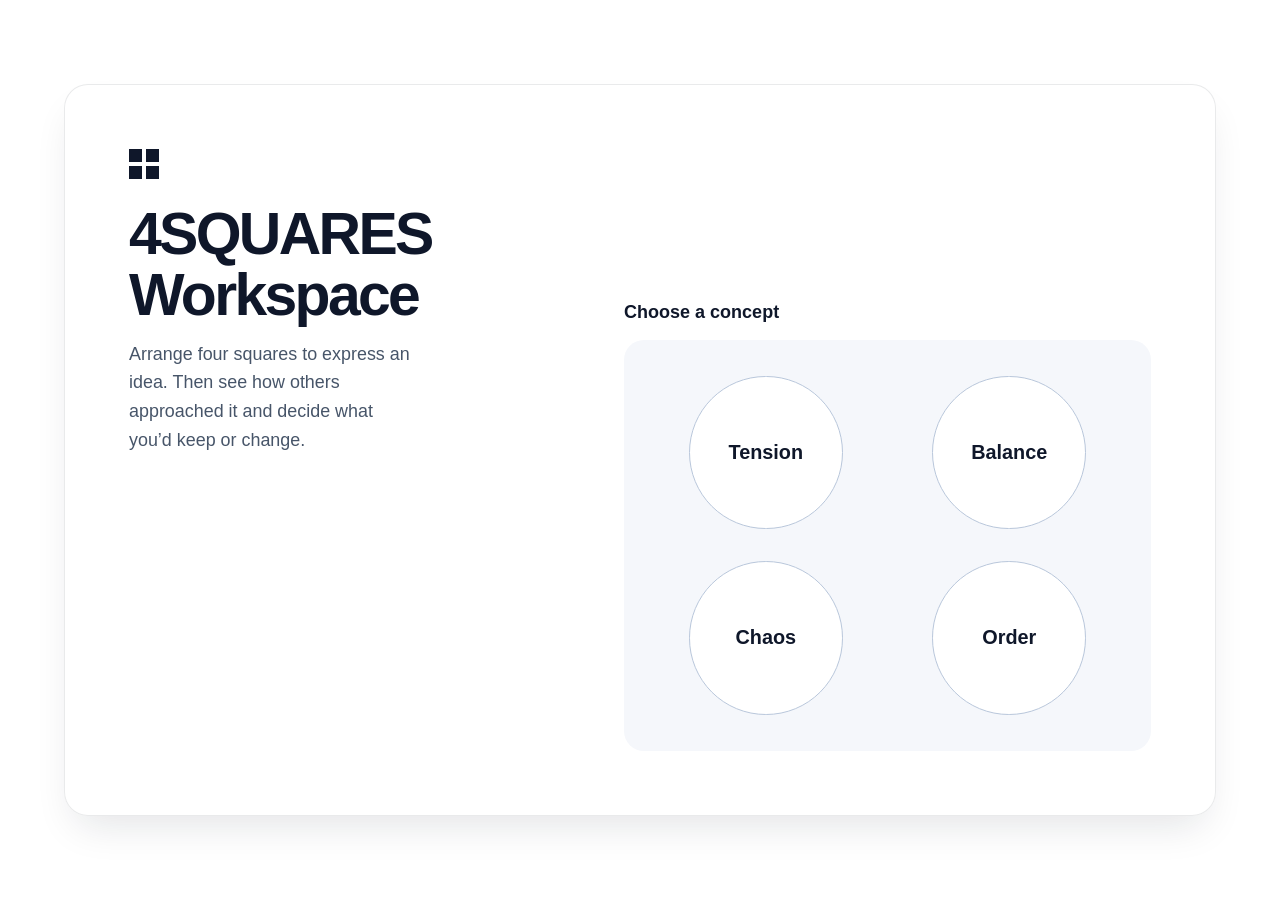
<file: index.html>
<!DOCTYPE html>
<html lang="en">
<head>
  <meta http-equiv="Content-Security-Policy" content="script-src 'self'; connect-src 'none'; img-src data: blob:">
  <meta charset="UTF-8" />
  <meta name="viewport" content="width=device-width, initial-scale=1.0" />
  <title>4SQUARES Workspace</title>
  <link rel="stylesheet" href="./assets/workspace.css?v=4afd0a0d3d">
</head>
<body data-flow="classic">

  <!-- SCREEN 0: ENTRY GATE -->
  <main id="entryGate" class="entry-gate">
    <section class="gate-dialog glass-modal" aria-labelledby="gateHeading">
      <header class="gate-header">
        <div class="mark-4squares" aria-hidden="true">
          <span></span><span></span><span></span><span></span>
        </div>
        <h1 id="gateHeading">4SQUARES Workspace</h1>
      </header>

      <p class="concept-intro">Arrange four squares to express an idea. Then see how others approached it and decide what you’d keep or change.</p>
      <h2 class="concept-picker-heading" id="conceptPickerHeading">Choose a concept</h2>

      <div id="conceptPicker" class="gate-grid" role="group" aria-label="Choose a concept">
        <button type="button" class="gate-option concept-bubble" data-click="choose-concept">Tension</button>
        <button type="button" class="gate-option concept-bubble" data-click="choose-concept">Balance</button>
        <button type="button" class="gate-option concept-bubble" data-click="choose-concept">Chaos</button>
        <button type="button" class="gate-option concept-bubble" data-click="choose-concept">Order</button>
      </div>
      <button type="button" id="resumeDraftBtn" class="btn" data-click="resume-draft" hidden>Resume Saved Session</button>
      <h2 id="modeHeading" tabindex="-1" hidden></h2>
      <section id="tutorial" aria-labelledby="tutorialTitle" hidden>
        <p id="tutorialProgress" class="meta-note"></p>
        <h2 id="tutorialTitle" tabindex="-1" aria-describedby="tutorialProgress"></h2>
        <div class="tutorial-content">
          <p id="tutorialBody"></p>
          <div class="action-row">
            <button id="tutorialBack" class="btn" type="button" data-click="show-tutorial-step" hidden>Back</button>
            <button id="tutorialContinue" class="btn btn-primary" type="button" data-click="advance-tutorial">Continue</button>
            <button id="tutorialSkip" class="btn" type="button" data-click="close-tutorial">Skip Tutorial</button>
          </div>
        </div>
      </section>
      <div id="modeSecondaryActions" class="mode-secondary-actions">
        <button type="button" id="changeConcept" class="btn" data-click="show-concept-picker" hidden>Change Concept</button>
        <button id="reviewTutorial" type="button" class="btn" data-click="open-tutorial" hidden>View Tutorial</button>
      </div>
      <div id="modePicker" class="gate-grid" role="group" aria-labelledby="modeHeading" hidden>
        <button type="button" class="gate-option" data-click="launch-app">
          <strong>Online Solo Mode</strong>
          <span>Arrange four squares on a digital canvas.</span>
        </button>

        <button type="button" class="gate-option" data-click="launch-app-2">
          <strong>In-Person Assist</strong>
          <span>Upload a photo of your physical composition.</span>
        </button>
      </div>
    </section>
  </main>

  <!-- WORKSPACE APPLICATION -->
  <div id="workspaceShell" hidden>
    <header class="app-header">
      <div class="header-group workspace-top-row">
        <div class="header-group workspace-actions">
          <button type="button" class="btn" data-click="open-tutorial">Tutorial</button>
        </div>
        <div class="header-group workspace-status" role="group" aria-label="Current concept and mode">
          <span id="conceptIndicator" class="badge"></span>
          <span id="modeIndicator" class="badge">In-Person Assist</span>
        </div>
      </div>

      <nav class="desktop-progress" aria-label="Activity progress">
        <ol class="step-list">
          <li id="stepNav1" class="step-item" aria-current="step">1. Make a Composition</li>
          <li id="stepNavGallery" class="step-item">Gallery</li>
          <li id="stepNav2" class="step-item">2. Reflection</li>
          <li id="stepNav3" class="step-item">3. Try Another Arrangement</li>
          <li id="stepNav4" class="step-item">4. Compare &amp; Export</li>
        </ol>
      </nav>

      <nav class="mobile-progress" aria-label="Activity steps">
        <ol id="mobileStepList" class="step-list mobile-step-list">
          <li><button type="button" class="btn" data-step="1" data-click="navigate-mobile-step">1. Make a Composition</button></li>
          <li><button type="button" class="btn" data-step="2" data-click="navigate-mobile-step-2">2. Reflection</button></li>
          <li><button type="button" class="btn" data-step="3" data-click="navigate-mobile-step-3">3. Try Another Arrangement</button></li>
          <li><button type="button" class="btn" data-step="4" data-click="navigate-mobile-step-4">4. Compare &amp; Export</button></li>
        </ol>
        <button type="button" class="btn mobile-gallery" data-step="1.5" data-click="navigate-mobile-step-5">Gallery</button>
      </nav>

      <div class="desktop-reset">
        <button type="button" class="btn" data-click="reset-session-storage">Reset Session</button>
      </div>
    </header>

    <main class="workspace-main">
      <section id="galleryPage" aria-labelledby="galleryTitle" hidden>
        <header class="gallery-heading">
          <h2 id="galleryTitle" tabindex="-1">Gallery</h2>
          <button type="button" class="btn btn-primary" data-click="go-to-step">Continue to Reflection</button>
        </header>
        <p>Tap or click a card to read the interpretation behind the arrangement.</p>
        <details id="galleryV1" class="disclosure-block" data-toggle="show-gallery-v1" hidden>
          <summary>View my V1</summary>
          <div id="galleryV1Preview"></div>
          <p id="galleryV1Sharing" class="meta-note"></p>
        </details>
        <details class="disclosure-block">
          <summary>Simulated Peer Feedback</summary>
          <p>This example comment was written in advance. It does not come from a classmate or respond to your arrangement.</p>
          <blockquote>What does the space around the square that stands apart suggest to you?</blockquote>
        </details>
        <div class="action-row">
          <button class="btn" type="button" data-click="scroll-samples">Previous Cards</button>
          <button class="btn" type="button" data-click="scroll-samples-2">Next Cards</button>
        </div>
        <p id="sampleSaveHelp" class="meta-note" hidden>You can save one example for Reflection 2.<span id="sampleSaveStatus" class="sample-save-status" role="status"></span></p>
        <div id="gallerySamples" class="sample-grid" tabindex="0" role="region" aria-label="Six example compositions"></div>
        <section id="peerWorks" aria-labelledby="peerWorksTitle" hidden>
          <h3 id="peerWorksTitle">Peer Works</h3>
          <div id="galleryList"></div>
        </section>
        <details class="disclosure-block">
          <summary>Share or Import Peer Work</summary>
            <label for="galleryInterpretation">Public interpretation</label>
            <textarea id="galleryInterpretation" maxlength="1000" placeholder="Explain your concept and why you arranged the squares this way."></textarea>
            <p>Export your gallery and exchange files with classmates to share works and comments.</p>
            <div class="action-row">
              <button type="button" class="btn" data-click="publish-to-gallery">Add V1 to Gallery</button>
              <button type="button" class="btn" data-click="export-gallery">Export Gallery File</button>
            </div>
            <label for="galleryImport">Import peer work or comments</label>
            <input id="galleryImport" type="file" accept=".json,application/json" data-change="import-gallery" />
            <p id="galleryStatus" role="status"></p>
        </details>
      </section>
      <!-- LEFT COLUMN: BOARD OR COMPARISON GALLERY -->
      <section id="stageSection" class="stage-section" aria-label="Composition workspace">

        <!-- Interactive Canvas View (Steps 1-3) -->
        <div id="canvasView">
          <div class="canvas-toolbar">

            <div id="ghostToolbar" class="header-group" hidden>
              <label class="checkbox-row">
                <input type="checkbox" id="v1GhostToggle" data-change="render-board" />
                <span>V1 Baseline Outline</span>
              </label>
              <button type="button" class="btn" data-click="select-choice">View Locked V1</button>
            </div>
          </div>

          <div class="board-surface">
            <p class="touch-hint">Drag a square with one finger. To resize it, start on the square and pinch with two fingers.</p>
          <div
            id="board"
            class="canvas-frame"
            role="application"
            aria-label="Four squares composition board. Select a square with Tab, move with Arrow keys, resize with plus or minus, rotate with R."
            data-click="on-board-background-tap"
          >
            <div id="squaresContainer"></div>
          </div>
            <div id="tiltControl" class="tilt-bar" role="toolbar" aria-label="Square rotation" data-pointerdown="event-stop-propagation" hidden>
              <button type="button" data-click="rotate-active-square" aria-label="Rotate counterclockwise 15 degrees">-15°</button>
              <output id="tiltReadout">0°</output>
              <button type="button" data-click="rotate-active-square-2" aria-label="Rotate clockwise 15 degrees">+15°</button>
              <button type="button" data-click="reset-active-tilt">0°</button>
            </div>

          </div>

          <section id="photoWorkspace" class="disclosure-block" hidden>
            <div id="photoControls" class="panel-group">
              <h3 id="photoSectionTitle">Composition file</h3>
              <div class="action-row">
                <button id="useCanvasBtn" type="button" class="btn" data-click="use-digital-canvas" hidden>Use Digital Canvas</button>
                <button id="takePhotoBtn" type="button" class="btn btn-primary" data-click="document-get-element-by-id">Take Photo</button>
                <button id="choosePhotoBtn" type="button" class="btn" data-click="document-get-element-by-id-2">Choose Photo or PDF</button>
              </div>
              <input id="compositionCamera" type="file" accept="image/*" capture="environment" data-change="load-composition-photo" hidden />
              <input id="compositionUpload" type="file" accept="image/*,application/pdf,.pdf" data-change="load-composition-photo" hidden />
            </div>
            <div class="photo-frame">
              <div id="compositionPhoto" hidden></div>
            </div>
            <p id="photoStatus" role="status"></p>
          </section>

          <!-- Version & Working Draft Management -->
          <section id="choicesTray" class="choices-bar" aria-label="Version management" hidden>
            <div class="store-actions">
              <button type="button" id="saveNewVersionBtn" class="btn btn-primary" data-click="store-new-choice">Save New Version</button>
              <button id="discardDraftBtn" type="button" class="btn" data-click="discard-working-draft" hidden>Discard Changes</button>
              <span id="versionSaveStatus" class="meta-note" role="status"></span>
            </div>
            <details id="savedVersions">
              <summary>Saved Versions</summary>
              <ul id="choicesList" class="choices-list" aria-label="Saved versions"></ul>
            </details>
          </section>
        </div>

        <!-- Multi-Choice Comparison View (Step 4) -->
        <div id="compareView" hidden>
          <div class="canvas-toolbar compare-toolbar">
            <span class="badge" id="compareCountBadge">Comparing Versions</span>

            <div class="header-group">
              <label class="checkbox-row">
                <input type="checkbox" id="galleryGhostToggle" data-change="render-compare-gallery" checked />
                <span>Show the original V1 as dashed outlines</span>
              </label>
              <button type="button" class="btn" data-click="go-to-step-2">Back to Variations</button>
            </div>
          </div>

          <p class="meta-note">Dashed outlines show V1. Solid squares show the saved version.</p>
          <div id="compareGalleryGrid" class="compare-grid" role="region" aria-label="Comparison of saved versions"></div>
        </div>
      </section>

      <!-- RIGHT COLUMN: CLEAN STEP-BY-STEP PANEL (NO DUPLICATE MODE SWITCHER) -->
      <aside id="contextPanel" class="context-panel glass-card" aria-live="polite">

        <!-- STEP 1 PANEL -->
        <section id="onlineCreatePanel" class="panel-group" hidden>
          <h2 id="onlineCreateTitle" tabindex="-1">Make a Composition</h2>
          <p id="onlineCreateHint"></p>
          <button type="button" class="btn btn-primary" data-click="go-to-step-3">Continue to Reflection</button>
        </section>
        <section id="inPersonCreatePanel" class="panel-group" aria-labelledby="inPersonCreateTitle" hidden>
          <h2 id="inPersonCreateTitle" class="panel-title">Add Your Composition</h2>
          <p id="createInstruction"></p>
          <button type="button" id="inPersonReflectBtn" class="btn btn-primary" data-click="go-to-step-3" disabled>Continue to Reflection</button>
        </section>
        <section id="panelStep1" class="panel-group" aria-labelledby="step1Title">
          <div class="disclosure-header">
            <h2 id="step1Title" class="panel-title">Make Your First Composition</h2>
            <span id="v1LockBadge" class="badge">In progress</span>
          </div>

          <button id="backToComposition" type="button" class="btn" data-click="go-to-step-6" hidden>Back to Composition</button>
          <div>
            <h3>Reflection 1 · Before the Gallery</h3>
            <p id="reflectionIntro" class="meta-note">Look at your arrangement before seeing anyone else’s. A sentence or two is enough.</p>
          </div>

          <div>
            <label for="goalField" id="firstReflectionPrompt">What idea or feeling did you want to show? Describe one choice you made with the squares and why.</label>
            <textarea id="goalField" placeholder="I wanted to show … so I …" data-input="validate-step1-gate"></textarea>
          </div>

          <div id="nextExploration">
            <label for="nextField">What would you try next? (Optional)</label>
            <input type="text" id="nextField" placeholder="One thing I might change is …" />
          </div>

          <details id="reflectionHelp">
            <summary>Need help getting started?</summary>
            <p>Look at your arrangement. Pick one detail you can point to and explain what you wanted it to do.</p>
            <ul>
              <li>Which squares did you put close together or far apart? Why?</li>
              <li>Did you line up any edges, overlap squares, or turn one? What effect did you want?</li>
              <li>Where did you leave empty space? What does it make you notice?</li>
            </ul>
          </details>
          <div class="action-row">
            <button type="button" id="lockV1Btn" class="btn btn-primary" data-click="lock-baseline-v1">
              Save & Open Gallery
            </button>
          </div>
        </section>

        <!-- STEP 2 PANEL -->
        <section id="panelStep2" class="panel-group" aria-labelledby="step2Title" hidden>
          <div class="reflection-heading">
            <h2 id="step2Title" class="panel-title">Reflection 2</h2>
            <button type="button" class="btn reflection-link" data-click="go-to-step-5">Back to Gallery</button>
          </div>
          <details id="reflectionReference" hidden>
            <summary>Saved example</summary>
            <div id="reflectionReferenceCard"></div>
          </details>
          <div class="reflection-question">
            <label for="understandingShiftField" id="secondReflectionPrompt">What did the Gallery help you notice?</label>
            <textarea id="understandingShiftField" rows="4" data-input="validate-step2-gate"></textarea>
          </div>
          <button type="button" id="continueReflectionBtn" class="btn btn-primary" data-click="show-reflection-next" aria-controls="reflectionNext" disabled>Continue</button>
          <section id="reflectionNext" class="reflection-next-stage" aria-labelledby="reflectionNextTitle" hidden>
            <h3 id="reflectionNextTitle" class="panel-title" tabindex="-1">Choose how to continue</h3>
            <div class="reflection-next">
              <button type="button" id="keepFirstBtn" class="btn" data-click="finish-reflection">Keep original</button>
              <button type="button" id="toStep3Btn" class="btn" data-click="finish-reflection-2">Try a variation</button>
            </div>
          </section>
          <div class="draft-actions">
            <button type="button" class="btn reflection-link" data-click="save-reflection-draft" aria-describedby="draftHint">Save draft</button>
            <span id="draftHint" class="sr-only">Saves your notes in this browser.</span>
            <p id="draftStatus" class="meta-note" role="status"></p>
          </div>
        </section>

        <!-- STEP 3 PANEL -->
        <section id="panelStep3" class="panel-group" aria-labelledby="step3Title" hidden>
          <h2 id="step3Title" class="panel-title">3. Try Another Arrangement</h2>

          <p id="variationInstruction" class="source-disclaimer">
            Try changing one thing you noticed during reflection. Move or turn a square, or add a new photo. Choose <strong>Save New Version</strong> to keep both arrangements.
          </p>

          <div class="disclosure-block">
            <label for="activeReflectionSummary">Your Reflection 2</label>
            <blockquote id="activeReflectionSummary" class="quote-text"></blockquote>
          </div>

          <div class="action-row">
            <button type="button" class="btn" data-click="go-to-step">Back to Reflection</button>
            <button id="finishVariationsBtn" type="button" class="btn btn-primary" data-click="proceed-to-comparison">
              Compare Versions
            </button>
          </div>
        </section>

        <!-- STEP 4 PANEL -->
        <section id="panelStep4" class="panel-group" aria-labelledby="step4Title" hidden>
          <h2 id="step4Title" class="panel-title">4. Thinking Journey &amp; Export</h2>
          <div class="journey-grid" id="thinkingJourney">
            <section><h3>Reflection 1</h3><blockquote id="journeyBefore"></blockquote></section>
            <section><h3>Reflection 2</h3><blockquote id="journeyAfter"></blockquote></section>
          </div>

          <p id="selectedSummaryBadge" class="badge badge-active">Kept: V1</p>

          <button type="button" id="continueDecisionBtn" class="btn btn-primary" data-click="show-decision" aria-controls="decisionPanel" hidden>Continue to decision</button>
          <section id="decisionPanel" class="panel-group" aria-labelledby="finalReasonLabel" hidden>
            <div>
              <label id="finalReasonLabel" for="finalReasonField" tabindex="-1">Why keep this version over the other saved choices?</label>
              <textarea id="finalReasonField" data-input="hide-decision-export"></textarea>
            </div>
            <button type="button" class="btn btn-primary" data-click="record-decision-log" aria-controls="decisionExport">Save Decision to Log</button>
          </section>

          <section id="decisionExport" class="panel-group" aria-label="Export decision" hidden>
            <output id="finalLogOutput" class="log-output" tabindex="-1"></output>
            <div class="action-row">
              <button type="button" class="btn" data-click="export-session-json">Export JSON</button>
              <button type="button" class="btn" data-click="download-session-summary-txt">Download Summary (.txt)</button>
            </div>
          </section>
        </section>

      </aside>
    </main>
    <details class="session-actions">
      <summary>Session options</summary>
      <button type="button" class="btn" data-click="reset-session-storage">Reset Session</button>
    </details>
  </div>

  <script type="module" src="./assets/workspace.js?v=4afd0a0d3d"></script>
</body>
</html>
</file>
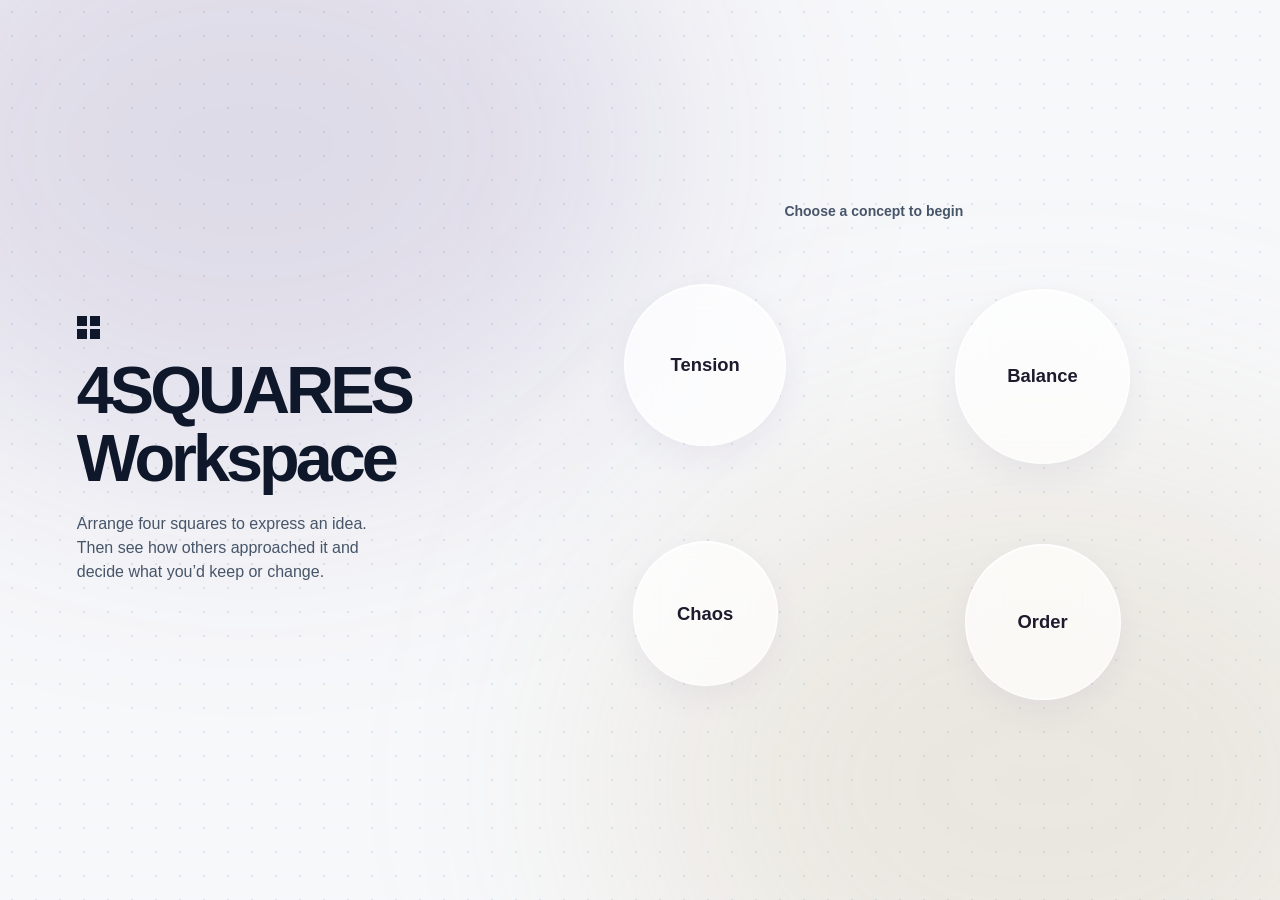
<file: p3/index.html>
<!DOCTYPE html>
<html lang="en">
<head>
  <meta http-equiv="Content-Security-Policy" content="script-src 'self'; connect-src 'none'; img-src data: blob:">
  <meta charset="UTF-8" />
  <meta name="viewport" content="width=device-width, initial-scale=1.0" />
  <title>4SQUARES Workspace</title>
  <link rel="stylesheet" href="../assets/workspace.css?v=studio-journal-2">
</head>
<body data-flow="p3">

  <!-- SCREEN 0: ENTRY GATE -->
  <main id="entryGate" class="entry-gate spatial-entry">
    <div class="entry-wash entry-wash-purple" aria-hidden="true"></div>
    <div class="entry-wash entry-wash-gold" aria-hidden="true"></div>
    <section class="spatial-layout" aria-labelledby="gateHeading">
      <div class="spatial-intro">
        <header class="gate-header">
          <div class="mark-4squares" aria-hidden="true">
            <span></span><span></span><span></span><span></span>
          </div>
          <h1 id="gateHeading">4SQUARES Workspace</h1>
        </header>
        <p class="concept-intro">Arrange four squares to express an idea. Then see how others approached it and decide what you’d keep or change.</p>
        <button type="button" id="resumeDraftBtn" class="btn" data-click="resume-draft" hidden>Resume Saved Session</button>
      </div>
      <div class="spatial-field">
        <h2 id="conceptPickerHeading">Choose a concept to begin</h2>
        <div id="conceptPicker" role="group" aria-labelledby="conceptPickerHeading">
          <button type="button" class="concept-bubble" data-click="choose-concept">Tension</button>
          <button type="button" class="concept-bubble" data-click="choose-concept">Balance</button>
          <button type="button" class="concept-bubble" data-click="choose-concept">Chaos</button>
          <button type="button" class="concept-bubble" data-click="choose-concept">Order</button>
        </div>
      </div>
      <section id="tutorial" aria-labelledby="tutorialTitle" hidden>
        <p id="tutorialProgress" class="meta-note"></p>
        <h2 id="tutorialTitle" tabindex="-1" aria-describedby="tutorialProgress"></h2>
        <div class="tutorial-content">
          <p id="tutorialBody"></p>
          <div class="action-row">
            <button id="tutorialBack" class="btn" type="button" data-click="show-tutorial-step" hidden>Back</button>
            <button id="tutorialContinue" class="btn btn-primary" type="button" data-click="advance-tutorial">Continue</button>
            <button id="tutorialSkip" class="btn" type="button" data-click="close-tutorial">Skip intro</button>
          </div>
        </div>
      </section>
    </section>
  </main>

  <!-- WORKSPACE APPLICATION -->
  <div id="workspaceShell" hidden>
    <header class="app-header p3-header">
      <div class="header-group workspace-top-row">
        <div class="header-group workspace-status">
          <p class="workspace-concept"><span class="workspace-concept-label">Concept:</span> <span class="concept-chip"><svg viewBox="0 0 24 24" width="14" height="14" aria-hidden="true"><path id="conceptIcon" fill="none" stroke="currentColor" stroke-width="1.7" stroke-linecap="round" stroke-linejoin="round"/></svg><strong id="conceptIndicator"></strong></span></p>
        </div>
        <div class="header-group workspace-actions">
          <button type="button" class="btn workspace-tutorial" aria-label="Tutorial" data-click="open-tutorial"><svg viewBox="0 0 24 24" width="16" height="16" aria-hidden="true"><circle cx="12" cy="12" r="9" fill="none" stroke="currentColor" stroke-width="1.6"/><path d="M9.5 9a2.5 2.5 0 1 1 4 2c-1.2.8-1.5 1.3-1.5 2.5m0 3h.01" fill="none" stroke="currentColor" stroke-width="1.6" stroke-linecap="round"/></svg><span>Tutorial</span></button>
        </div>
      </div>

      <nav class="desktop-progress progress-pill" aria-label="Activity progress">
        <ol class="step-list">
          <li id="stepNav1" class="step-item"><button type="button" data-step="1" data-click="navigate-p3-step">1. Create V1</button></li>
          <li id="stepNavPre" class="step-item"><button type="button" data-step="1.25" data-click="navigate-p3-step">2. Pre-Reflect</button></li>
          <li id="stepNavGallery" class="step-item"><button type="button" data-step="1.5" data-click="navigate-p3-step">3. Gallery</button></li>
          <li id="stepNav2" class="step-item"><button type="button" data-step="2" data-click="navigate-p3-step">4. Decide</button></li>
          <li id="stepNav3" class="step-item"><button type="button" data-step="3" data-click="navigate-p3-step">+ Variation</button></li>
          <li id="stepNav4" class="step-item"><button type="button" data-step="4" data-click="navigate-p3-step">5. Export</button></li>
        </ol>
      </nav>

      <nav class="mobile-progress compact-progress" aria-label="Activity steps">
        <span id="mobileStageLabel" class="sr-only">Step 1 of 5</span>
        <ol id="mobileStepList" class="step-list mobile-step-list">
          <li><button type="button" class="btn" data-step="1" data-click="navigate-p3-step">1. Create V1</button></li>
          <li><button type="button" class="btn" data-step="1.25" data-click="navigate-p3-step">2. Pre-Reflect</button></li>
          <li><button type="button" class="btn" data-step="1.5" data-click="navigate-p3-step">3. Gallery</button></li>
          <li><button type="button" class="btn" data-step="2" data-click="navigate-p3-step">4. Decide</button></li>
          <li class="mobile-variation"><button type="button" class="btn" data-step="3" data-click="navigate-p3-step">+ Variation</button></li>
          <li><button type="button" class="btn" data-step="4" data-click="navigate-p3-step">5. Export</button></li>
        </ol>
      </nav>

      <p id="localSaveStatus" class="meta-note save-indicator" role="status">Local autosave</p>
    </header>

    <main class="workspace-main">
      <section id="galleryPage" aria-labelledby="galleryTitle" hidden>
        <header class="gallery-heading">
          <h2 id="galleryTitle" tabindex="-1">Gallery</h2>
          <button type="button" class="btn btn-primary" data-click="go-to-step">Continue to Reflection</button>
        </header>
        <figure class="gallery-strip">
          <figcaption id="galleryScrollHint">Swipe or scroll sideways to explore <span aria-hidden="true">→</span></figcaption>
          <div id="gallerySamples" class="sample-grid" tabindex="0" role="region" aria-label="Six example compositions" aria-describedby="galleryScrollHint"></div>
        </figure>
        <p id="sampleSaveStatus" class="sample-save-status" role="status"></p>
      </section>
      <!-- LEFT COLUMN: BOARD OR COMPARISON GALLERY -->
      <section id="stageSection" class="stage-section" aria-label="Composition workspace">

        <!-- Interactive Canvas View (Steps 1-3) -->
        <div id="canvasView">
          <div class="canvas-toolbar">

            <div id="ghostToolbar" class="header-group" hidden>
              <label class="checkbox-row">
                <input type="checkbox" id="v1GhostToggle" data-change="render-board" />
                <span>V1 Baseline Outline</span>
              </label>
              <button type="button" class="btn" data-click="select-choice">View Locked V1</button>
            </div>
          </div>

          <div class="board-surface">
            <p class="touch-hint">Drag to move a square. Tap it for size and rotation controls, or pinch with two fingers to resize.</p>
          <div
            id="board"
            class="canvas-frame"
            role="application"
            aria-label="Four squares composition board. Select a square with Tab, move with Arrow keys, resize with plus or minus, rotate with left or right bracket."
            data-click="on-board-background-tap"
          >
            <div id="squaresContainer"></div>
          </div>
            <div id="canvasEditControls" class="canvas-edit-controls" hidden>
              <div class="canvas-edit-actions" role="group" aria-label="Canvas history">
                <button id="undoCanvasBtn" type="button" class="btn" data-click="undo-canvas" aria-disabled="true" aria-keyshortcuts="Control+Z Meta+Z" title="Ctrl/⌘+Z"><span aria-hidden="true">↶</span> Undo</button>
                <button id="redoCanvasBtn" type="button" class="btn" data-click="redo-canvas" aria-disabled="true" aria-keyshortcuts="Control+Shift+Z Meta+Shift+Z" title="Ctrl/⌘+Shift+Z"><span aria-hidden="true">↷</span> Redo</button>
                <span id="canvasHistoryStatus" class="sr-only" role="status"></span>
              </div>
              <div id="tiltControl" class="square-edit-controls glass-floating is-empty" role="group" aria-label="Selected square controls">
                <p id="squareEditHint">Select a square to adjust its angle and scale.</p>
                <div id="squareEditFields" hidden>
                  <strong id="squareEditLabel" aria-label="Selected square"></strong>
                  <label for="squareAngle" class="angle-label">Angle</label>
                  <input id="squareAngle" class="square-range angle-range" type="range" min="-45" max="45" step="1" value="0" aria-label="Square rotation angle">
                  <output id="tiltReadout" for="squareAngle">0°</output>
                  <button id="resetSquareAngle" class="btn angle-reset" type="button" data-click="reset-active-tilt" aria-label="Reset angle to zero" aria-disabled="true">↺</button>
                  <label for="squareScale" class="scale-label">Scale</label>
                  <input id="squareScale" class="square-range scale-range" type="range" step="any" aria-label="Square scale percentage">
                  <output id="squareSizeReadout" for="squareScale">100%</output>
                </div>
              </div>
            </div>
          </div>

          <!-- Version & Working Draft Management -->
          <section id="choicesTray" class="choices-bar" aria-label="Version management" hidden>
            <div class="store-actions">
              <button type="button" id="saveNewVersionBtn" class="btn btn-primary" data-click="store-new-choice">Save New Version</button>
              <button id="discardDraftBtn" type="button" class="btn discard-draft-secondary" data-click="confirm-discard-draft" hidden>Discard Changes</button>
              <span id="versionSaveStatus" class="meta-note" role="status"></span>
            </div>
            <details id="savedVersions">
              <summary>Saved Versions</summary>
              <ul id="choicesList" class="choices-list" aria-label="Saved versions"></ul>
            </details>
          </section>
        </div>

        <!-- Multi-Choice Comparison View (Step 4) -->
        <div id="compareView" hidden>
          <div class="canvas-toolbar compare-toolbar">
            <span class="badge" id="compareCountBadge">Comparing Versions</span>

            <div class="header-group">
              <label class="checkbox-row">
                <input type="checkbox" id="galleryGhostToggle" data-change="render-compare-gallery" checked />
                <span>Show the original V1 as dashed outlines</span>
              </label>
              <button type="button" class="btn" data-click="go-to-step-2">Back to Variations</button>
            </div>
          </div>

          <p class="meta-note">Dashed outlines show V1. Solid squares show the saved version.</p>
          <div id="compareGalleryGrid" class="compare-grid" role="region" aria-label="Comparison of saved versions"></div>
        </div>
      </section>

      <!-- RIGHT COLUMN: CLEAN STEP-BY-STEP PANEL (NO DUPLICATE MODE SWITCHER) -->
      <aside id="contextPanel" class="context-panel glass-card" aria-live="polite">

        <!-- STEP 1 PANEL -->
        <section id="onlineCreatePanel" class="panel-group" hidden>
          <h2 id="onlineCreateTitle" tabindex="-1">Make a Composition</h2>
          <p id="onlineCreateHint"></p>
          <button type="button" class="btn btn-primary" data-click="save-exploration">Save &amp; Continue</button>
          <p id="explorationStatus" class="meta-note" role="status" hidden></p>
          <section id="explorationProgress" class="panel-group" aria-labelledby="explorationCount" hidden>
            <h3 id="explorationCount" class="panel-title" aria-live="polite"></h3>
            <ol id="explorationThumbnails" class="exploration-grid"></ol>
          </section>
        </section>
        <section id="explorationReview" class="panel-group" aria-labelledby="explorationReviewTitle" hidden>
          <h2 id="explorationReviewTitle">Pick the arrangement you’d like to start with</h2>
          <p id="explorationReviewPrompt"></p>
          <ul id="explorationList" class="exploration-grid" aria-label="Your saved arrangements"></ul>
        </section>
        <section id="panelStep1" class="panel-group studio-reflection" aria-labelledby="step1Title">
          <header class="studio-reflection-header">
            <button id="backToComposition" type="button" class="btn studio-back" data-click="go-to-step-4" hidden>Back to Arrangements</button>
            <div class="disclosure-header">
              <h2 id="step1Title" class="panel-title">2. Reflect Before Gallery</h2>
              <span id="v1LockBadge" class="badge">In progress</span>
            </div>
          </header>
          <div class="studio-reflection-layout">
            <div id="preReflectionPreview" class="studio-composition"></div>
            <div class="studio-writing">
              <div class="studio-prompt">
                <h3><label for="goalField" id="firstReflectionPrompt">How does this arrangement capture your chosen idea?</label></h3>
                <p id="reflectionIntro" class="meta-note">Take a moment with your arrangement before opening the Gallery. A sentence or two is enough.</p>
                <textarea id="goalField" aria-describedby="reflectionIntro" placeholder="Start with one detail, such as a tight gap, a tilted edge, or an open corner..." data-input="validate-step1-gate"></textarea>
              </div>
              <details id="reflectionHelp" class="studio-disclosure">
                <summary>Need a starting point?</summary>
                <p>Try noticing one of these details.</p>
                <ul>
                  <li><strong>Closeness</strong> · Squares that almost touch or feel pulled apart.</li>
                  <li><strong>Edges &amp; Tilt</strong> · Edges that line up, overlap, or lean.</li>
                  <li><strong>Quiet Space</strong> · Where the open space draws your eye.</li>
                </ul>
              </details>
              <details id="nextExploration" class="studio-disclosure studio-optional">
                <summary>Add a quick note on what you might test next (optional)</summary>
                <label for="nextField" class="sr-only">What might you test next?</label>
                <input type="text" id="nextField" data-input="validate-step1-gate" placeholder="One thing I might change is ..." />
              </details>
              <div class="studio-reflection-actions">
                <button type="button" id="lockV1Btn" class="btn btn-primary" data-click="lock-baseline-v1">Save &amp; Open Gallery</button>
              </div>
            </div>
          </div>
        </section>

        <!-- STEP 2 PANEL -->
        <section id="panelStep2" class="panel-group" aria-labelledby="step2Title" hidden>
          <div class="reflection-heading">
            <h2 id="step2Title" class="panel-title">4. Reflect &amp; Decide</h2>
            <button type="button" class="btn reflection-link" data-click="go-to-step-5">Back to Gallery</button>
          </div>
          <section id="reflectionReference" aria-label="Compositions to compare">
            <div id="reflectionReferenceCard" class="reflection-reference-grid"></div>
          </section>
          <div class="reflection-question">
            <label for="understandingShiftField" id="secondReflectionPrompt">What did the Gallery help you notice?</label>
            <p id="secondReflectionHint" class="meta-note">You might notice how a layout uses edges, open space, or contrast.</p>
            <textarea aria-describedby="secondReflectionHint" id="understandingShiftField" rows="4" data-input="validate-step2-gate"></textarea>
          </div>
          <p id="reviewDecisionStatus" class="meta-note" hidden></p>
          <button type="button" id="reviseDecisionBtn" class="btn" data-click="revise-reflection-decision" hidden>Revise decision</button>
          <button type="button" id="continueReflectionBtn" class="btn btn-primary" data-click="show-reflection-next" aria-controls="reflectionNext" disabled>Continue</button>
          <section id="reflectionNext" class="reflection-next-stage" aria-labelledby="reflectionNextTitle" hidden>
            <h3 id="reflectionNextTitle" class="panel-title" tabindex="-1">Where would you like to go from here?</h3>
            <div class="reflection-next">
              <button type="button" id="keepFirstBtn" class="btn" data-click="finish-reflection">Stay with my original</button>
              <button type="button" id="toStep3Btn" class="btn" data-click="finish-reflection-2">Explore a variation</button>
            </div>
          </section>
          <div class="draft-actions">
            <p id="draftStatus" class="meta-note" role="status"></p>
          </div>
        </section>

        <!-- STEP 3 PANEL -->
        <section id="panelStep3" class="panel-group" aria-labelledby="step3Title" hidden>
          <h2 id="step3Title" class="panel-title">Try a Variation (Optional)</h2>

          <p id="variationInstruction" class="source-disclaimer">
            Test one small shift. Move, tilt, or resize a square, then choose <strong>Save New Version</strong> when you want to keep it.
          </p>

          <div class="disclosure-block">
            <h3>What you noticed in the Gallery</h3>
            <blockquote id="activeReflectionSummary" class="quote-text"></blockquote>
          </div>

          <div class="action-row">
            <button type="button" class="btn" data-click="go-to-step">Back to Reflection</button>
            <button id="finishVariationsBtn" type="button" class="btn btn-primary" data-click="proceed-to-comparison">
              Compare Versions
            </button>
          </div>
        </section>

        <!-- STEP 4 PANEL -->
        <section id="panelStep4" class="panel-group" aria-labelledby="step4Title" hidden>
          <h2 id="step4Title" class="panel-title">5. Compare &amp; Export</h2>
          <div class="journey-grid" id="thinkingJourney">
            <section><h3>Your initial note</h3><div id="journeyBaseline"></div><blockquote id="journeyBefore"></blockquote></section>
            <section><h3>What stood out in the Gallery</h3><blockquote id="journeyAfter"></blockquote></section>
          </div>

          <div id="journeyFinal"></div>
          <p id="selectedSummaryBadge" class="badge badge-active">Kept: V1</p>

          <button type="button" id="continueDecisionBtn" class="btn btn-primary" data-click="show-decision" aria-controls="decisionPanel" hidden>Continue to decision</button>
          <section id="decisionPanel" class="panel-group" aria-labelledby="finalReasonLabel" hidden>
            <div>
              <label id="finalReasonLabel" for="finalReasonField" tabindex="-1">What makes this version feel right now?</label>
              <textarea id="finalReasonField" placeholder="A quick note about what feels right or what you chose to leave out." data-input="hide-decision-export"></textarea>
            </div>
            <button type="button" class="btn btn-primary" data-click="record-decision-log" aria-controls="decisionExport">Record Final Note</button>
          </section>

          <section id="decisionExport" class="panel-group" aria-label="Export decision" hidden>
            <output id="finalLogOutput" class="log-output" tabindex="-1"></output>
            <div class="action-row">
              <button type="button" class="btn" data-click="export-session-json">Export JSON</button>
              <button type="button" class="btn" data-click="download-session-summary-txt">Download Summary (.txt)</button>
            </div>
          </section>
        </section>

      </aside>
    </main>
    <details class="session-actions">
      <summary>Session options</summary>
      <p class="meta-note">On a shared computer, export your work and reset before leaving.</p>
      <button type="button" class="btn reset-danger" data-click="open-reset-dialog"><span aria-hidden="true">⚠</span> Reset Session</button>
    </details>
  </div>

  <dialog id="resetDialog" class="glass-modal" aria-labelledby="resetTitle" aria-describedby="resetDescription">
    <h2 id="resetTitle">Reset this session?</h2>
    <p id="resetDescription">This deletes your arrangements, variations, and reflections from this browser. You can download a summary first.</p>
    <div class="action-row">
      <button type="button" class="btn" data-click="download-session-summary-txt">Export Summary</button>
      <form method="dialog"><button type="submit" class="btn" autofocus>Cancel</button></form>
      <button type="button" class="btn reset-danger" data-click="reset-session-storage">Delete session</button>
    </div>
  </dialog>
  <script type="module" src="../assets/workspace.js?v=studio-journal-1"></script>
</body>
</html>
</file>
<file: assets/workspace.css>
:root {
      --bg: #ffffff;
      --workspace-bg: #f6f7f9;
      --glass-floating-bg: rgb(255 255 255 / 72%);
      --glass-modal-bg: rgb(255 255 255 / 88%);
      --glass-card-bg: rgb(255 255 255 / 78%);
      --glass-border: rgb(15 23 42 / 9%);
      --glass-shadow: 0 4px 24px -1px rgb(15 23 42 / 5%), 0 1px 2px rgb(15 23 42 / 3%), inset 0 1px 0 rgb(255 255 255 / 80%);
      --glass-modal-shadow: 0 20px 40px -12px rgb(15 23 42 / 12%);
      --glass-radius: 14px;
      --surface-muted: #f8fafc;
      --border: #cbd5e1;
      --border-strong: #0f172a;
      --text: #0f172a;
      --text-muted: #475569;
      --accent: #1d4ed8;
      --accent-soft: #eff6ff;
      --warn-bg: #fffbeb;
      --warn-border: #d97706;
      --warn-text: #92400e;
      --focus-ring: 2px solid #1d4ed8;
      --radius: 6px;
      --space-1: 4px;
      --space-2: 8px;
      --space-3: 12px;
      --space-4: 16px;
      --space-5: 24px;
      --space-6: 32px;
    }

    *, *::before, *::after {
      box-sizing: border-box;
      margin: 0;
      padding: 0;
    }

    body {
      font-family: -apple-system, BlinkMacSystemFont, "Segoe UI", Inter, Roboto, sans-serif;
      background: radial-gradient(ellipse at 10% 10%, rgb(99 102 241 / 5%), transparent 55%),
        radial-gradient(ellipse at 90% 25%, rgb(14 165 233 / 4%), transparent 52%),
        radial-gradient(ellipse at 60% 90%, rgb(244 63 94 / 3%), transparent 48%),
        var(--workspace-bg);
      background-attachment: fixed;
      color: var(--text);
      line-height: 1.5;
      min-height: 100vh;
      min-height: 100dvh;
      display: flex;
      flex-direction: column;
      -webkit-font-smoothing: antialiased;
    }

    :focus-visible {
      outline: var(--focus-ring);
      outline-offset: 2px;
    }

    .sr-only {
      position: absolute;
      width: 1px;
      height: 1px;
      padding: 0;
      margin: -1px;
      overflow: hidden;
      clip: rect(0, 0, 0, 0);
      white-space: nowrap;
      border: 0;
    }

    [hidden] {
      display: none !important;
    }

    button, select, input, textarea {
      font: inherit;
      color: inherit;
    }

    .btn {
      display: inline-flex;
      align-items: center;
      justify-content: center;
      padding: var(--space-2) var(--space-3);
      border: 1px solid var(--border);
      border-radius: var(--radius);
      background: var(--bg);
      font-size: 0.8125rem;
      font-weight: 600;
      cursor: pointer;
    }

    .btn:hover:not(:disabled) {
      border-color: var(--border-strong);
    }

    .btn:disabled {
      opacity: 0.45;
      cursor: not-allowed;
    }

    .btn-primary {
      background: var(--text);
      color: var(--bg);
      border-color: var(--text);
    }

    .btn-primary:hover:not(:disabled) {
      background: #1e293b;
    }

    .badge {
      display: inline-block;
      font-size: 0.75rem;
      font-weight: 600;
      padding: 2px var(--space-2);
      border-radius: 4px;
      background: var(--surface-muted);
      border: 1px solid var(--border);
      color: var(--text-muted);
    }

    .badge-active {
      background: var(--accent-soft);
      border-color: var(--accent);
      color: var(--accent);
    }

    label {
      display: block;
      font-size: 0.8125rem;
      font-weight: 600;
      margin-bottom: var(--space-1);
    }

    input[type="text"], input[type="number"], textarea, select {
      width: 100%;
      padding: var(--space-2) var(--space-3);
      border: 1px solid var(--border);
      border-radius: var(--radius);
      background: var(--bg);
      font-size: 0.875rem;
    }

    input:read-only, textarea:read-only {
      background: var(--surface-muted);
      color: var(--text-muted);
    }

    textarea {
      resize: vertical;
      min-height: 64px;
    }

    /* Screen 0: Pure White Entry Gate */
    .entry-gate {
      flex: 1;
      display: flex;
      align-items: center;
      justify-content: center;
      padding: var(--space-5);
      background: var(--bg);
    }

    .gate-dialog {
      width: 100%;
      max-width: 500px;
      border: 1px solid var(--border);
      border-radius: var(--radius);
      padding: var(--space-6);
      display: flex;
      flex-direction: column;
      gap: var(--space-5);
    }

    .gate-header {
      display: flex;
      align-items: center;
      gap: var(--space-3);
    }

    .mark-4squares {
      display: grid;
      grid-template-columns: repeat(2, 10px);
      gap: 3px;
    }

    .mark-4squares span {
      width: 10px;
      height: 10px;
      background: var(--text);
    }

    .gate-header h1 {
      font-size: 1.25rem;
      font-weight: 700;
      letter-spacing: -0.02em;
    }

    .gate-grid {
      display: grid;
      grid-template-columns: 1fr;
      gap: var(--space-3);
    }

    .gate-option {
      text-align: left;
      padding: var(--space-4);
      border: 1px solid var(--border);
      border-radius: var(--radius);
      background: var(--bg);
      cursor: pointer;
      display: flex;
      flex-direction: column;
      gap: var(--space-1);
    }

    .gate-option:hover {
      border-color: var(--border-strong);
    }

    .gate-option strong {
      font-size: 0.9375rem;
    }

    .gate-option span {
      font-size: 0.8125rem;
      color: var(--text-muted);
    }

    /* Header & Stepper */
    .app-header {
      border-bottom: 1px solid var(--border);
      padding: var(--space-3) var(--space-4);
      display: flex;
      flex-wrap: wrap;
      justify-content: space-between;
      align-items: center;
      gap: var(--space-3);
    }

    .header-group {
      display: flex;
      align-items: center;
      gap: var(--space-2);
      flex-wrap: wrap;
    }

    .step-list {
      list-style: none;
      display: flex;
      flex-wrap: wrap;
      gap: var(--space-1);
    }

    .step-item {
      font-size: 0.75rem;
      font-weight: 600;
      padding: var(--space-1) var(--space-2);
      border-radius: 4px;
      color: var(--text-muted);
    }

    .step-item[aria-current="step"] {
      background: var(--text);
      color: var(--bg);
    }

    .mobile-progress, .session-actions { display: none; }

    /* Mobile-First Main Grid */
    .workspace-main {
      flex: 1;
      width: 100%;
      max-width: 1180px;
      margin: 0 auto;
      padding: var(--space-4);
      display: grid;
      grid-template-columns: 1fr;
      gap: var(--space-5);
      align-items: start;
    }

    @media (min-width: 600px) {
      .gate-grid {
        grid-template-columns: 1fr 1fr;
      }
    }

    /* Desktop workspace */
    @media (min-width: 880px) {
      .workspace-main {
        --board-edge: clamp(320px, 68vh, 560px);
        --panel-width: clamp(360px, 39vw, 580px);
        max-width: 1400px;
        grid-template-columns: minmax(0, 1fr);
        padding: clamp(24px, 2.5vw, 40px);
        gap: clamp(24px, 3vw, 48px);
      }

      .workspace-main:has(.stage-section:not([hidden])) {
        grid-template-columns: minmax(0, var(--board-edge)) minmax(0, var(--panel-width));
        justify-content: center;
      }

      .workspace-main:has(.stage-section.wide) {
        grid-template-columns: minmax(0, 1fr) minmax(0, clamp(340px, 30vw, 440px));
      }

      .workspace-main .stage-section,
      .workspace-main .context-panel {
        min-width: 0;
      }

      .workspace-main .stage-section {
        max-width: none;
      }

      #canvasView > .canvas-toolbar:not(:has(> :not([hidden]))) {
        display: none;
      }
    }

    @media (min-width: 1200px) {
      .app-header,
      .app-header .header-group,
      .desktop-progress .step-list {
        flex-wrap: nowrap;
        white-space: nowrap;
      }
    }

    /* Left Column: Board & Version Tray */
    .stage-section {
      display: flex;
      flex-direction: column;
      gap: var(--space-3);
      width: 100%;
      max-width: 480px;
      margin: 0 auto;
    }

    .stage-section.wide {
      max-width: 100%;
    }

    .canvas-toolbar {
      display: flex;
      justify-content: space-between;
      align-items: center;
      min-height: 32px;
      gap: var(--space-2);
      flex-wrap: wrap;
    }

    .canvas-frame {
      width: 100%;
      aspect-ratio: 1 / 1;
      border: 2px solid var(--border-strong);
      border-radius: 4px;
      position: relative;
      overflow: hidden;
      background-color: var(--bg);
      background-image: radial-gradient(#cbd5e1 1px, transparent 1px);
      background-size: 5% 5%;
    }

    .square-node {
      position: absolute;
      width: 16.5%;
      height: 16.5%;
      background: var(--text);
      color: var(--bg);
      border: 0;
      font-size: 0.75rem;
      font-weight: 700;
      cursor: grab;
      display: flex;
      align-items: center;
      justify-content: center;
      user-select: none;
    }

    .square-node:active {
      cursor: grabbing;
    }

    .square-node[aria-pressed="true"] {
      outline: 2px solid var(--accent);
      outline-offset: 2px;
    }

    .square-ghost {
      position: absolute;
      width: 16.5%;
      height: 16.5%;
      border: 2px dashed var(--accent);
      background: rgba(29, 78, 216, 0.06);
      color: var(--accent);
      font-size: 0.6875rem;
      font-weight: 700;
      display: flex;
      align-items: center;
      justify-content: center;
      pointer-events: none;
    }

    .eye-pin {
      position: absolute;
      transform: translate(-50%, -50%);
      background: var(--bg);
      color: var(--text);
      border: 2px solid var(--text);
      font-size: 0.6875rem;
      font-weight: 700;
      padding: 2px 6px;
      border-radius: 4px;
      pointer-events: none;
      z-index: 20;
    }

    .tilt-bar {
      position: absolute;
      transform: translateX(-50%);
      background: var(--text);
      color: var(--bg);
      padding: var(--space-1);
      border-radius: var(--radius);
      display: flex;
      align-items: center;
      gap: var(--space-1);
      z-index: 30;
    }

    .tilt-bar button {
      background: transparent;
      border: 1px solid rgba(255,255,255,0.25);
      color: var(--bg);
      font-size: 0.75rem;
      font-weight: 600;
      padding: 2px 6px;
      border-radius: 4px;
      cursor: pointer;
    }

    .tilt-bar output {
      font-size: 0.75rem;
      min-width: 32px;
      text-align: center;
    }

    /* Version Management Tray */
    .choices-bar {
      border-top: 1px solid var(--border);
      padding-top: var(--space-3);
      display: flex;
      flex-direction: column;
      gap: var(--space-2);
    }

    .store-actions {
      display: flex;
      gap: var(--space-2);
      flex-wrap: wrap;
    }

    .choices-list {
      list-style: none;
      display: flex;
      gap: var(--space-2);
      overflow-x: auto;
      padding-bottom: var(--space-1);
    }

    .choice-btn {
      text-align: left;
      padding: var(--space-2) var(--space-3);
      border: 1px solid var(--border);
      border-radius: var(--radius);
      background: var(--bg);
      cursor: pointer;
      min-width: 136px;
      display: flex;
      flex-direction: column;
      gap: 2px;
    }

    .choice-btn[aria-current="true"] {
      background: var(--text);
      border-color: var(--text);
      color: var(--bg);
    }

    .choice-btn strong {
      font-size: 0.8125rem;
    }

    .choice-btn span {
      font-size: 0.75rem;
      color: var(--text-muted);
    }

    /* Step 4: Multi-Choice Comparison Grid */
    .compare-grid {
      display: grid;
      grid-template-columns: repeat(auto-fit, minmax(210px, 1fr));
      gap: var(--space-4);
      width: 100%;
    }

    .compare-item {
      border: 1px solid var(--border);
      border-radius: var(--radius);
      padding: var(--space-3);
      display: flex;
      flex-direction: column;
      gap: var(--space-2);
      background: var(--bg);
    }

    .compare-item.is-selected {
      border-color: var(--border-strong);
      border-width: 2px;
    }

    .compare-item-head {
      display: flex;
      justify-content: space-between;
      align-items: center;
      gap: var(--space-2);
      font-size: 0.8125rem;
    }

    .meta-note {
      font-size: 0.75rem;
      color: var(--text-muted);
    }

    /* Right Contextual Panel */
    .context-panel {
      border: 1px solid var(--border);
      border-radius: var(--radius);
      padding: var(--space-5);
      display: flex;
      flex-direction: column;
      gap: var(--space-4);
    }

    .panel-group {
      display: flex;
      flex-direction: column;
      gap: var(--space-3);
    }

    .context-panel.exploration-review-screen {
      grid-column: 1 / -1;
      width: min(100%, 68rem);
      min-width: 0;
      justify-self: center;
    }

    #explorationReviewTitle { font-size: clamp(1.35rem, 3vw, 1.9rem); }

    .exploration-grid {
      display: grid;
      grid-template-columns: repeat(3, minmax(0, 1fr));
      gap: 12px;
      list-style: none;
      margin: 0;
      padding: 0;
    }

    .exploration-grid li { min-width: 0; }
    .exploration-grid .canvas-frame { display: block; border: 1px solid var(--border); }
    .exploration-grid .square-node { cursor: inherit; }
    .exploration-option {
      display: grid;
      gap: 8px;
      width: 100%;
      text-align: left;
    }
    .exploration-option[aria-pressed="true"] {
      border-color: var(--text);
      box-shadow: inset 0 0 0 1px var(--text);
      background: #eef2f7;
    }
    .exploration-option[aria-pressed="true"] .canvas-frame { border-color: var(--text); }
    #explorationProgress { border-top: 1px solid var(--border); padding-top: var(--space-3); }
    #explorationProgress .exploration-grid { grid-template-columns: repeat(3, minmax(0, 1fr)); }
    #explorationProgress li { display: grid; gap: 5px; }
    #explorationReview textarea { width: 100%; }
    #explorationReflect { align-self: flex-start; }

    @media (min-width: 1024px) {
      #explorationList { grid-template-columns: repeat(6, minmax(0, 1fr)); }
    }
    @media (max-width: 479px) {
      #explorationList { grid-template-columns: repeat(2, minmax(0, 1fr)); }
    }

    .panel-title {
      font-size: 1rem;
      font-weight: 700;
    }

    .disclosure-block {
      border-top: 1px solid var(--border);
      padding-top: var(--space-3);
      display: flex;
      flex-direction: column;
      gap: var(--space-2);
    }

    .disclosure-header {
      display: flex;
      justify-content: space-between;
      align-items: center;
      gap: var(--space-2);
    }

    .disclosure-header h3 {
      font-size: 0.875rem;
      font-weight: 600;
    }

    .source-disclaimer {
      font-size: 0.75rem;
      color: var(--text-muted);
    }

    .quote-text {
      font-size: 0.875rem;
      color: var(--text);
      border-left: 2px solid var(--border-strong);
      padding-left: var(--space-3);
    }

    .chip-group {
      display: flex;
      flex-wrap: wrap;
      gap: var(--space-1);
    }

    .tag-btn {
      font-size: 0.75rem;
      padding: var(--space-1) var(--space-2);
      border: 1px solid var(--border);
      border-radius: 4px;
      background: var(--bg);
      cursor: pointer;
    }

    .tag-btn[aria-pressed="true"] {
      background: var(--text);
      color: var(--bg);
      border-color: var(--text);
    }

    .checkbox-row {
      display: flex;
      align-items: center;
      gap: var(--space-2);
      font-size: 0.8125rem;
      font-weight: 500;
      cursor: pointer;
    }

    .coord-row {
      display: grid;
      grid-template-columns: 1fr 1fr auto;
      gap: var(--space-2);
      align-items: end;
    }

    .action-row {
      display: flex;
      gap: var(--space-2);
      padding-top: var(--space-2);
      flex-wrap: wrap;
    }

    .action-row .btn-primary {
      flex: 1;
    }

    .log-output {
      border-top: 1px solid var(--border);
      padding-top: var(--space-3);
      font-size: 0.8125rem;
      display: flex;
      flex-direction: column;
      gap: var(--space-2);
    }

    .log-item {
      padding-left: var(--space-2);
      border-left: 2px solid var(--border);
    }
    .concept-bubble {
      aspect-ratio: 1;
      width: min(100%, 8rem);
      justify-self: center;
      align-items: center;
      justify-content: center;
      border-radius: 50%;
    }

    .photo-frame { position: relative; width: fit-content; margin-inline: auto; }
    .photo-frame .eye-pin { pointer-events: none; }
    .composition-photo { display: block; width: 100%; max-height: 32rem; object-fit: contain; }
    #galleryV1Preview { width: min(100%, 42rem); margin-block: 8px; }
    .sample-save-status { margin-inline-start: .35em; }
    .sample-save[aria-pressed="true"] {
      border-color: var(--accent);
      background: var(--accent-soft);
      color: var(--accent);
    }
    .journey-grid { display: grid; gap: 12px; }
    @media (min-width: 600px) { .journey-grid { grid-template-columns: repeat(2, minmax(0, 1fr)); } }
    #galleryList { display: grid; gap: 12px; }
    #galleryList blockquote, #thinkingJourney blockquote { white-space: pre-wrap; overflow-wrap: anywhere; }
    #galleryPage { grid-column: 1 / -1; display: grid; gap: 24px; min-width: 0; }
    .gallery-heading { display: flex; justify-content: space-between; align-items: center; gap: 16px; flex-wrap: wrap; }
    .gallery-heading h2 { font-size: clamp(1.5rem, 4vw, 2.25rem); line-height: 1.15; }
    .sample-grid { display: grid; grid-auto-flow: column; grid-auto-columns: 85%; overflow-x: auto; scroll-snap-type: x mandatory; padding: 8px 8px 12px; gap: 24px; }
    .sample-grid figure { margin: 0; min-width: 0; scroll-snap-align: start; scroll-margin-inline-start: 8px; }
    .sample-grid figcaption { display: grid; gap: 2px; padding-block: 12px; }
    .sample-grid figcaption span { font-size: .875rem; color: var(--text-muted, #475569); }
    .sample-art { background: #f4f3ef; border: 1px solid #e0ddd6; touch-action: auto; }
    .sample-square { position: absolute; width: 16.5%; aspect-ratio: 1; background: #171717; }
    #galleryPage summary { cursor: pointer; }
    @media (min-width: 600px) { .sample-grid { grid-auto-columns: calc((100% - 28px) / 2); } }
    @media (min-width: 880px) { .sample-grid { grid-auto-columns: calc((100% - 56px) / 3); } }
    #tutorial { display: grid; gap: 16px; }
    #tutorialBody { line-height: 1.6; }
    .reflection-screen #canvasView .canvas-toolbar,
    .reflection-screen #photoControls,
    .reflection-screen #photoStatus { display: none; }
    .reflection-screen #board { pointer-events: none; }
    .sample-grid { gap: 28px; }
    .sample-grid .clothesline-card::after {
      content: ""; position: absolute; top: -9px; left: -14px; right: -14px;
      border-top: 2px solid #786959; pointer-events: none;
    }
    .sample-grid .clothesline-card { margin-top: 10px; }
    .clothesline-card { position: relative; min-width: 0; }
    .clothesline-card::before {
      content: ""; position: absolute; z-index: 1; top: -24px;
      left: calc(50% - 5px); width: 10px; height: 30px;
      border-radius: 2px; background: #b28b60; pointer-events: none;
    }
    .flip-art {
      display: block; width: 100%; min-height: 0; padding: 0;
      background: #f4f3ef; color: #172033; border: 1px solid #d9d3c8;
      border-radius: 4px; cursor: pointer; transform: rotate(var(--hang, 0deg));
      transition: transform .2s ease; text-align: left;
    }
    .flip-art:hover, .flip-art:focus-visible { transform: translateY(-4px); }
    .clothesline-card:nth-child(3n + 1) { --hang: -1.2deg; }
    .clothesline-card:nth-child(3n + 2) { --hang: .7deg; }
    .flip-art > span { display: block; }
    .flip-art .flip-hint {
      display: flex;
      align-items: center;
      justify-content: center;
      min-height: 44px;
      padding: 8px 12px;
      border-top: 1px solid #d9d3c8;
      border-radius: 0 0 3px 3px;
      background: var(--bg);
      color: var(--accent);
      font-size: .8125rem;
      font-weight: 600;
      text-align: center;
    }
    .flip-art:hover .flip-hint, .flip-art:focus-visible .flip-hint {
      background: var(--accent-soft);
      text-decoration: underline;
      text-underline-offset: .2em;
    }
    #reflectionReferenceCard {
      width: min(100%, 12rem);
      margin: 8px 0;
    }
    #reflectionReferenceCard .clothesline-card::before { display: none; }
    .flip-art .art-back { padding: clamp(12px, 3vw, 24px); min-height: 10rem; overflow-wrap: anywhere; }
    .art-back strong { display: block; margin-bottom: 8px; }
    .card-caption { display: flex; gap: 8px; justify-content: space-between; align-items: baseline; padding-block: 10px; }
    .card-caption small { color: #475569; }
    @media (prefers-reduced-motion: reduce) {
      .flip-art { transition: none; }
      .flip-art:hover, .flip-art:focus-visible { transform: none; }
    }
    .context-panel.summary-only { grid-column: 1 / -1; width: min(100%, 50rem); justify-self: center; }
    .board-surface { position: relative; }
    .workspace-top-row .header-group { gap: 8px; }
    .workspace-concept { display: flex; align-items: baseline; gap: 6px; }
    .workspace-concept-label { font-size: .875rem; color: var(--text-muted); }
    .workspace-actions .workspace-tutorial {
      border-color: transparent;
      background: transparent;
      color: var(--text-muted);
      min-height: 44px;
    }
    .workspace-actions .workspace-tutorial:hover { background: #f4f7fb; color: var(--text); }
    .touch-hint { display: none; }
    #board.is-editable { touch-action: none; }
    #board.is-editable .square-node { touch-action: none; -webkit-touch-callout: none; }
    .square-resize-handle { display: none; }
    @media (any-pointer: fine), (min-width: 600px) and (any-pointer: coarse) {
      #board.is-editable .square-node[aria-pressed="true"] { z-index: 1; }
      #board.is-editable .square-node[aria-pressed="true"] .square-resize-handle {
        display: grid;
        place-items: center;
        position: absolute;
        width: min(20px, 36%);
        height: min(20px, 36%);
      }
      .square-resize-handle[data-corner="nw"] { top: 0; left: 0; cursor: nwse-resize; }
      .square-resize-handle[data-corner="ne"] { top: 0; right: 0; cursor: nesw-resize; }
      .square-resize-handle[data-corner="se"] { bottom: 0; right: 0; cursor: nwse-resize; }
      .square-resize-handle[data-corner="sw"] { bottom: 0; left: 0; cursor: nesw-resize; }
      .square-resize-handle::after {
        content: "";
        width: 8px;
        height: 8px;
        background: var(--bg);
        border: 1px solid var(--accent);
        border-radius: 1px;
      }
    }
    @media (pointer: coarse) and (min-width: 768px) {
      .board-surface:has(.is-editable) .touch-hint { display: block; margin-bottom: 8px; font-size: .875rem; }
    }
    button, summary, .checkbox-row { touch-action: manipulation; }
    .btn:active:not(:disabled), .gate-option:active, .tilt-bar button:active {
      outline: 2px solid var(--accent);
      outline-offset: -2px;
    }
    #panelStep2 { gap: 20px; }
    .reflection-heading {
      display: flex; flex-wrap: wrap; justify-content: space-between;
      align-items: center; gap: 8px 16px;
    }
    .reflection-question { display: grid; gap: 8px; }
    .reflection-question label { margin: 0; line-height: 1.4; }
    .reflection-next-stage { display: grid; gap: 8px; }
    .reflection-next {
      display: grid; grid-template-columns: repeat(2, minmax(0, 1fr)); gap: 8px;
    }
    .reflection-link {
      min-height: 44px; padding: 4px 0; border: 0; background: none;
      color: var(--accent); text-decoration: underline; text-underline-offset: .2em;
    }
    .draft-actions {
      display: flex; flex-wrap: wrap; align-items: center; gap: 0 12px;
      border-top: 1px solid var(--border);
    }

    @media (max-width: 767px) {
      .entry-gate { min-height: 100vh; min-height: 100dvh; align-items: start; padding: 20px 16px; }
      .gate-dialog { border: 0; padding: 0; gap: 20px; }
      .gate-header h1 { font-size: 1.5rem; }
      #tutorial .action-row {
        display: grid;
        grid-template-columns: repeat(2, minmax(0, 1fr));
      }
      #tutorialContinue { grid-column: 1 / -1; }
      #tutorialBack { grid-column: 1; }
      #tutorialSkip { grid-column: 2; }
      .context-panel { min-width: 0; padding: 16px; }
      .btn, .gate-option, .choice-btn, .tilt-bar button, summary, .checkbox-row { min-height: 44px; }
      .btn { white-space: normal; }
      textarea, input[type="text"], select { font-size: 16px; }
      .board-surface:has(.is-editable) .touch-hint { display: block; margin-bottom: 8px; font-size: .875rem; }
      .reflection-screen #board { width: min(100%, 280px); margin-inline: auto; }
      .tilt-bar { position: static; transform: none; margin-top: 10px; justify-content: space-between; }
      .tilt-bar button { min-width: 44px; }
      .compare-grid, .journey-grid { grid-template-columns: minmax(0, 1fr); }
      .compare-item { min-width: 0; }
      .compare-item-head { flex-wrap: wrap; }
      .app-header { display: grid; gap: 8px; padding: 8px 12px; }
      .app-header .desktop-progress, .app-header .desktop-reset { display: none; }
      .workspace-top-row, .mobile-progress {
        display: flex; align-items: center; justify-content: space-between; gap: 8px; min-width: 0;
      }
      .workspace-actions, .workspace-status { display: flex; align-items: center; gap: 6px; }
      .workspace-actions { flex: none; }
      .workspace-actions .btn { padding-inline: 9px; white-space: nowrap; }
      .workspace-status { justify-content: flex-end; flex-wrap: wrap; gap: 3px 6px; }
      .workspace-status .badge {
        border: 0; border-radius: 999px; font-size: .6875rem; line-height: 1.35;
        padding: 3px 8px; white-space: nowrap;
      }
      .mobile-step-list {
        flex: 1; min-width: 0; flex-wrap: nowrap; overflow-x: auto; white-space: nowrap;
        -webkit-overflow-scrolling: touch; scrollbar-width: thin;
      }
      .mobile-step-list li { flex: none; }
      #workspaceShell button:not(.square-node) { min-height: 44px; }
      .mobile-progress .btn { min-height: 44px; border-radius: 6px; white-space: nowrap; }
      .mobile-step-list .btn { border-color: transparent; padding-inline: 9px; }
      .mobile-progress .btn[aria-current="step"] { background: var(--text); color: var(--bg); }
      .mobile-progress .btn:focus-visible { outline-offset: -3px; }
      .mobile-gallery { flex: none; }
      .session-actions { display: block; margin: 0 16px max(16px, env(safe-area-inset-bottom)); }
      .session-actions summary { display: list-item; padding-block: 12px; cursor: pointer; color: var(--text-muted); }
      .compare-toolbar { display: grid; grid-template-columns: minmax(0, 1fr) auto; gap: 0 8px; }
      .compare-toolbar > .badge { justify-self: start; }
      .compare-toolbar > .header-group { display: contents; }
      .compare-toolbar .checkbox-row { grid-area: 2 / 1 / 3 / -1; margin: 0; }
      .compare-toolbar .checkbox-row input { width: 18px; height: 18px; flex: none; }
      .compare-toolbar .btn { grid-area: 1 / 2; padding-inline: 9px; }
      #compareView > .meta-note { margin-bottom: 8px; line-height: 1.35; }
      #compareView .compare-item { padding: 8px; }
      #compareView .canvas-frame {
        width: min(100%, 420px); width: min(100%, clamp(220px, 52dvh, 420px)); margin-inline: auto;
      }
      .card-caption { flex-wrap: wrap; }
      .flip-art, .flip-art:hover { transform: none; transition: none; }
    }
    .concept-intro, .concept-picker-heading { display: none; }

    .tutorial-content { display: contents; }

    @media (min-width: 880px) {
      .entry-gate {
        padding: clamp(28px, 5vw, 80px);
      }

      .gate-dialog {
        max-width: 1180px;
        padding: clamp(28px, 5vw, 68px);
        border-radius: 24px;
      }

      #tutorial {
        grid-template-columns: minmax(0, .75fr) minmax(0, 1.25fr);
        grid-template-rows: auto 1fr;
        column-gap: clamp(24px, 4vw, 64px);
        row-gap: 12px;
        align-items: start;
      }

      #tutorialProgress {
        grid-area: 1 / 1;
        font-size: .875rem;
      }

      #tutorialTitle {
        grid-area: 2 / 1;
        font-size: clamp(2rem, 3.25vw, 3.25rem);
        line-height: 1.1;
        letter-spacing: -.035em;
      }

      .tutorial-content {
        grid-area: 1 / 2 / 3;
        display: grid;
        align-content: space-between;
        gap: 24px;
        min-height: 16rem;
        padding: clamp(20px, 3vw, 36px);
        border-radius: 20px;
        background: #f5f7fb;
      }

      #tutorialBody {
        font-size: clamp(1rem, 1.35vw, 1.125rem);
      }

      #tutorial .btn { min-height: 40px; }

      .gate-dialog:has(#modePicker:not([hidden])) .btn {
        min-height: 40px;
      }

      .gate-dialog:has(#modePicker:not([hidden])) {
        display: grid;
        grid-template-columns: max-content max-content minmax(0, 1fr);
        gap: 16px 8px;
        align-items: start;
      }

      .gate-dialog:has(#modePicker:not([hidden])) .gate-header,
      #modeHeading,
      #modePicker {
        grid-column: 1 / -1;
      }

      .gate-dialog:has(#modePicker:not([hidden])) #resumeDraftBtn {
        grid-column: 1 / -1;
        justify-self: start;
      }

      #modeHeading {
        font-size: clamp(1.75rem, 2.9vw, 2.75rem);
        line-height: 1.15;
        letter-spacing: -.025em;
      }

      #modePicker {
        grid-template-columns: repeat(2, minmax(0, 1fr));
        gap: clamp(12px, 2vw, 24px);
        padding: clamp(16px, 3vw, 36px);
        border-radius: 20px;
        background: #f5f7fb;
      }

      #modePicker .gate-option {
        min-height: 128px;
        justify-content: center;
        padding: clamp(16px, 2vw, 24px);
      }

      #modePicker .gate-option strong { font-size: 1.125rem; }
      #modePicker .gate-option span { font-size: .9375rem; }



      .gate-dialog:has(#conceptPicker:not([hidden])) {
        display: grid;
        grid-template-columns: minmax(0, .9fr) minmax(0, 1.1fr);
        grid-template-rows: auto auto 1fr;
        column-gap: clamp(32px, 5vw, 76px);
        row-gap: 14px;
        align-items: start;
      }

      .gate-dialog:has(#conceptPicker:not([hidden])) .gate-header {
        grid-area: 1 / 1;
        align-items: flex-start;
        flex-direction: column;
        gap: 24px;
        align-self: end;
      }

      .gate-dialog:has(#conceptPicker:not([hidden])) .gate-header h1 {
        max-width: 8em;
        font-size: clamp(2.5rem, 4.6vw, 4rem);
        line-height: 1.04;
        letter-spacing: -.045em;
      }

      .gate-dialog:has(#conceptPicker:not([hidden])) .mark-4squares {
        grid-template-columns: repeat(2, 13px);
        gap: 4px;
      }

      .gate-dialog:has(#conceptPicker:not([hidden])) .mark-4squares span {
        width: 13px;
        height: 13px;
      }

      .gate-dialog:has(#conceptPicker:not([hidden])) .concept-intro {
        display: block;
        grid-area: 2 / 1;
        max-width: 29ch;
        color: var(--text-muted);
        font-size: clamp(1rem, 1.4vw, 1.2rem);
        line-height: 1.6;
      }

      .gate-dialog:has(#conceptPicker:not([hidden])) .concept-picker-heading {
        display: block;
        grid-area: 1 / 2;
        align-self: end;
        font-size: 1.125rem;
      }

      .entry-gate:not(.spatial-entry) #conceptPicker:not([hidden]) {
        grid-area: 2 / 2 / 4;
        grid-template-columns: repeat(2, minmax(0, 1fr));
        gap: clamp(14px, 2.5vw, 32px);
        padding: clamp(16px, 3vw, 36px);
        border-radius: 20px;
        background: #f5f7fb;
      }

      .entry-gate:not(.spatial-entry) #conceptPicker .concept-bubble {
        width: min(100%, clamp(7rem, 12vw, 10rem));
        background: #fff;
        border-color: #b9c7db;
        font-size: clamp(1rem, 1.55vw, 1.25rem);
        font-weight: 650;
      }

      .entry-gate:not(.spatial-entry) #conceptPicker .concept-bubble:hover {
        border-color: var(--accent);
        background: #edf3fc;
      }

      .gate-dialog:has(#conceptPicker:not([hidden])) #resumeDraftBtn {
        grid-area: 3 / 1;
        justify-self: start;
        align-self: start;
      }
    }
      @media (pointer: fine) { .board-surface:has(.is-editable) .touch-hint { display: none; } }
  
.mode-secondary-actions { display: contents; }
@media (max-width: 767px) {
  #modePicker { grid-template-columns: 1fr; }
  #modePicker .gate-option { min-height: 80px; padding: 16px; }
  .mode-secondary-actions:has(> :not([hidden])) { display: flex; gap: 8px; }
  .mode-secondary-actions .btn { flex: 1; }
  [data-flow="classic"] .workspace-main {
    grid-template-columns: minmax(0, 1fr);
    gap: 18px;
    padding: 16px;
    padding-bottom: max(24px, env(safe-area-inset-bottom));
  }
}

#reflectionHelp ul { padding-inline-start: 1.25rem; }

.canvas-edit-controls { display: grid; gap: 8px; margin-top: 8px; }
.canvas-edit-actions { display: flex; align-items: center; flex-wrap: wrap; gap: 6px; }
.canvas-edit-actions .btn { min-height: 44px; min-width: 44px; }
.canvas-edit-controls [aria-disabled="true"] { opacity: .45; cursor: default; }
.square-edit-controls {
  display: grid;
  align-items: center;
  min-height: 54px;
  padding: 4px 12px;
  border: 1px solid #e5e7eb;
  border-radius: 12px;
}
#squareEditHint { margin: 0; text-align: center; color: var(--text-muted); font-size: .875rem; }
#squareEditFields {
  display: grid;
  grid-template-columns: auto 1px auto minmax(36px, 1fr) 4ch 44px 1px auto minmax(36px, 1fr) 4ch;
  gap: 6px;
  align-items: center;
  font-size: .875rem;
}
#squareEditFields::before, #squareEditFields::after { content: ""; height: 20px; background: #e5e7eb; }
#squareEditFields::before { grid-area: 1 / 2; }
#squareEditFields::after { grid-area: 1 / 7; }
#squareEditLabel { grid-area: 1 / 1; width: 34px; padding: 4px 0; text-align: center; border-radius: 999px; background: var(--text); color: var(--bg); }
.angle-label { grid-area: 1 / 3; }
.angle-range { grid-area: 1 / 4; }
#tiltReadout { grid-area: 1 / 5; }
.angle-reset { grid-area: 1 / 6; min-width: 44px; min-height: 44px; padding: 0; border-color: transparent; font-size: 1.125rem; }
.scale-label { grid-area: 1 / 8; }
.scale-range { grid-area: 1 / 9; }
#squareSizeReadout { grid-area: 1 / 10; }
#squareEditFields output { text-align: end; font-variant-numeric: tabular-nums; }
.square-range {
  appearance: none;
  width: 100%;
  min-width: 0;
  height: 44px;
  margin: 0;
  background: transparent;
  cursor: pointer;
  --tick: 50%;
  --track: linear-gradient(#7b8797, #7b8797) var(--tick) center / 1px 6px no-repeat #e5e7eb;
}
.square-range::-webkit-slider-runnable-track { height: 6px; border-radius: 4px; background: var(--track); }
.square-range::-moz-range-track { height: 6px; border-radius: 4px; background: var(--track); }
.square-range::-webkit-slider-thumb { appearance: none; width: 18px; height: 18px; margin-top: -6px; border: 1px solid #64748b; border-radius: 50%; background: white; }
.square-range::-moz-range-thumb { width: 16px; height: 16px; border: 1px solid #64748b; border-radius: 50%; background: white; }
.square-range:focus-visible { outline: 2px solid #1746aa; outline-offset: 2px; border-radius: 6px; }
[data-flow="p3"] #board .square-node:focus-visible {
  outline: 3px solid #fff;
  outline-offset: 0;
  box-shadow: inset 0 0 0 2px #fff, 0 0 0 5px #1746aa;
  z-index: 2;
}
.discard-draft-secondary { background: transparent; border-color: transparent; color: var(--text-muted); }
@media (min-width: 600px) and (any-pointer: coarse) {
  [data-flow="p3"] #board.is-editable .square-node[aria-pressed="true"] .square-resize-handle {
    width: min(36px, 38%);
    height: min(36px, 38%);
  }
}
@media (min-width: 600px) and (pointer: coarse) and (any-hover: none) {
  [data-flow="classic"] #board.is-editable .square-node .square-resize-handle { display: none; }
}

[data-flow="p3"] .reflection-reference-grid {
  display: grid;
  grid-template-columns: repeat(auto-fit, minmax(min(100%, 110px), 1fr));
  gap: 12px;
  align-items: start;
}
[data-flow="p3"] :is(#journeyBaseline, #journeyFinal) .canvas-frame { max-width: 180px; }
[data-flow="p3"] .reflection-reference-grid .canvas-frame { width: 100%; }
[data-flow="p3"] .is-skipped { opacity: .72; }
[data-flow="p3"] #localSaveStatus { margin: 0; }
[data-flow="p3"] #mobileStepList { display: grid; gap: 4px; }
[data-flow="p3"] #mobileStepList .btn { width: 100%; text-align: start; min-height: 44px; }
.reset-danger { color: #981c22; }
#resetDialog { width: min(92vw, 500px); padding: 24px; border: 1px solid var(--border); border-radius: 12px; }
#resetDialog::backdrop { background: rgb(0 0 0 / 45%); }
[data-flow="p3"] .session-actions { display: block; }

.p3-header {
  display: grid;
  grid-template-columns: minmax(0,1fr) auto minmax(0,1fr);
  grid-template-areas: "concept steps save";
  gap: 8px 12px;
  padding: 10px clamp(12px, 2vw, 28px) 18px;
  border: 0;
}
.p3-header .workspace-top-row { grid-area: concept; justify-content: start; flex-wrap: nowrap; gap: 6px; }
.p3-header .workspace-concept { margin: 0; align-items: center; }
.p3-header .workspace-concept-label { font-size: .75rem; }
.concept-chip {
  display: inline-flex;
  align-items: center;
  gap: 5px;
  padding: 4px 8px;
  border: 1px solid var(--chip-border,#e2e8f0);
  border-radius: 999px;
  background: var(--chip-bg,#f8fafc);
  color: var(--chip-ink,#334155);
  font-size: .75rem;
}
.concept-chip[data-concept="Balance"] { --chip-bg:#eef2ff; --chip-ink:#4338ca; --chip-border:#dce2ff; }
.concept-chip[data-concept="Tension"] { --chip-bg:#fffbeb; --chip-ink:#92400e; --chip-border:#fde8ae; }
.concept-chip[data-concept="Chaos"] { --chip-bg:#fff1f2; --chip-ink:#9f1239; --chip-border:#fecdd3; }
.concept-chip[data-concept="Order"] { --chip-bg:#ecfdf5; --chip-ink:#065f46; --chip-border:#bbf7d0; }
.p3-header .workspace-actions { gap: 3px; }
.p3-header .workspace-actions::before { content:""; width: 1px; height: 18px; background: #e2e8f0; }
.p3-header .workspace-tutorial { display: inline-flex; align-items: center; gap: 4px; font-size: .75rem; padding-inline: 5px; }
.p3-header :is(.progress-pill, .compact-progress) {
  grid-area: steps;
  justify-self: center;
  min-width: 0;
  max-width: 100%;
}
.p3-header .progress-pill .step-list { flex-wrap: nowrap; margin: 0; padding: 4px; gap: 3px; }
.p3-header .step-item { border-radius: 999px; white-space: nowrap; padding: 6px 9px; transition: color .2s, background-color .2s; }
.p3-header #localSaveStatus {
  grid-area: save;
  justify-self: end;
  text-align: end;
  font-size: .75rem;
  color: #536174;
}
.save-indicator::before { content:""; display: inline-block; width: 6px; height: 6px; margin-inline-end: 6px; border-radius: 50%; background: #94a3b8; vertical-align: .1em; }
.save-indicator[data-state="saved"]::before { background: #059669; }
.save-indicator[data-state="error"] { color: #9f1239; }
.save-indicator[data-state="error"]::before { background: #be123c; }
@media (max-width:1023px) {
  .p3-header { grid-template-columns: minmax(0,1fr) auto; grid-template-areas: "concept save" "steps steps"; }
}
@media (max-width:767px) {
  .p3-header .workspace-concept-label { display: none; }
  .p3-header .compact-progress { width: min(100%, 340px); border-radius: 24px; }
  .p3-header #mobileStepList { padding: 0 6px 6px; }
}
@media (prefers-reduced-motion:reduce) {
  .p3-header .step-item { transition: none; }
}

/* Glass surrounds the composition. Artwork retains an opaque ground. */
.glass-card {
  background: var(--glass-card-bg);
  border: 1px solid var(--glass-border);
  border-radius: var(--glass-radius);
  box-shadow: var(--glass-shadow);
}
.glass-floating {
  background: #fcfdff;
  border: 1px solid var(--glass-border);
  box-shadow: var(--glass-shadow);
}
.glass-modal,
#resetDialog.glass-modal {
  background: #fcfdff;
  border: 1px solid var(--glass-border);
  box-shadow: var(--glass-modal-shadow);
}
@supports ((backdrop-filter: blur(1px)) or (-webkit-backdrop-filter: blur(1px))) {
  .glass-floating {
    background: var(--glass-floating-bg);
    -webkit-backdrop-filter: blur(16px) saturate(180%);
    backdrop-filter: blur(16px) saturate(180%);
  }
  .glass-modal,
  #resetDialog.glass-modal {
    background: var(--glass-modal-bg);
    -webkit-backdrop-filter: blur(24px) saturate(180%);
    backdrop-filter: blur(24px) saturate(180%);
  }
}
#board { background-color: #fff; }
#tiltControl.glass-floating { border-radius: var(--glass-radius); }
.clothesline-card.glass-card { padding: 8px; }
.compare-item.glass-card.is-selected { border-color: var(--accent); }
@media (max-width: 767px) {
  body { background-attachment: scroll; }
}

.glass-card.clothesline-card::before { background: #858da0; }
.sample-grid .glass-card.clothesline-card::after { border-color: #b5bdca; }

[data-flow="p3"] .gallery-heading { align-items: baseline; gap: 10px 20px; }
[data-flow="p3"] .gallery-strip { margin: 0; }
[data-flow="p3"] #galleryScrollHint {
  display: flex;
  justify-content: end;
  align-items: center;
  gap: 8px;
  padding: 2px 8px;
  color: var(--text-muted);
  font-size: .8125rem;
}
[data-flow="p3"] #galleryScrollHint span { font-size: 1.1rem; }
[data-flow="p3"] #gallerySamples { grid-auto-columns: 82%; }
[data-flow="p3"] .art-back small { display: block; margin-top: 12px; color: var(--text-muted); }
[data-flow="p3"] #sampleSaveStatus:empty { display: none; }
@media (min-width: 600px) {
  [data-flow="p3"] #gallerySamples { grid-auto-columns: calc((100% - 72px) / 2.2); }
}
@media (min-width: 960px) {
  [data-flow="p3"] #gallerySamples { grid-auto-columns: min(390px, calc((100% - 84px) / 3.15)); }
}

.p3-header .progress-pill .step-item { padding: 0; }
.p3-header .progress-pill .step-item button {
  display: block;
  padding: 6px 9px;
  background: transparent;
  border: 0;
  border-radius: inherit;
  font: inherit;
  color: inherit;
  cursor: pointer;
}
.p3-header .progress-pill .step-item button:disabled { cursor: default; }
.p3-header .progress-pill .step-item button:disabled:not([aria-current]) { color: #64748b; }
.p3-header .progress-pill .step-item button:not(:disabled):hover { background: #e2e8f0; }
.p3-header .progress-pill #stepNav3 { padding: 0; }

/* Frameless P3 entry and open concept field. */
.spatial-entry {
  position: relative;
  isolation: isolate;
  display: grid;
  min-height: 100vh;
  min-height: 100dvh;
  padding: clamp(24px, 6vw, 100px);
  overflow: clip;
  background: radial-gradient(rgb(203 213 225 / 55%) 1px, transparent 1px) 0 0 / 24px 24px #f7f8fa;
}
.entry-wash {
  position: absolute;
  z-index: -1;
  width: min(65vw, 850px);
  height: min(72vh, 730px);
  pointer-events: none;
  border-radius: 50%;
  filter: blur(130px);
  transform: translate3d(var(--wash-x, 0px), var(--wash-y, 0px), 0);
  transition: transform .8s ease-out;
}
.entry-wash-purple { top: -20%; left: -13%; background: rgb(75 46 131 / 14%); }
.entry-wash-gold { right: -14%; bottom: -23%; background: rgb(183 165 122 / 20%); }
.spatial-layout {
  display: grid;
  grid-template-columns: minmax(0, 38fr) minmax(0, 62fr);
  align-items: center;
  gap: clamp(24px, 5vw, 85px);
  width: min(100%, 1460px);
  margin: auto;
}
.spatial-intro .gate-header { display: grid; gap: 18px; }
.spatial-intro h1 {
  font-size: clamp(2.5rem, 5.2vw, 5.4rem);
  line-height: 1.02;
  letter-spacing: -.06em;
  overflow-wrap: anywhere;
}
.spatial-intro .concept-intro { display: block; max-width: 36ch; margin-top: 20px; color: var(--text-muted); }
.spatial-intro #resumeDraftBtn { margin-top: 20px; border-radius: 999px; background: rgb(255 255 255 / 70%); min-height: 44px; }
.spatial-field {
  --drift-x: clamp(16px, 3vw, 38px);
  --drift-y: clamp(12px, 2vw, 24px);
  padding-block: 12px;
  min-width: 0;
}
.spatial-field h2 { color: var(--text-muted); font-size: .875rem; font-weight: 600; text-align: center; }
.spatial-entry #conceptPicker {
  display: grid;
  grid-template-columns: repeat(2, minmax(0, 1fr));
  align-items: center;
  justify-items: center;
  gap: clamp(24px, 5vw, 82px) 16px;
  margin-top: clamp(26px, 5vh, 60px);
}
.spatial-entry .concept-bubble {
  --bubble-size: 162px;
  --float-time: 13s;
  --float-delay: -2s;
  --drift-inline: var(--drift-x);
  --drift-block: var(--drift-y);
  --float-low: .98;
  --float-high: 1.025;
  position: relative;
  display: grid;
  place-items: center;
  width: min(100%, var(--bubble-size));
  aspect-ratio: 1;
  padding: 0;
  border: 1px solid rgb(255 255 255 / 90%);
  border-radius: 50%;
  background: rgb(255 255 255 / 72%);
  backdrop-filter: blur(20px) saturate(180%);
  -webkit-backdrop-filter: blur(20px) saturate(180%);
  box-shadow: 0 12px 32px rgb(75 46 131 / 6%), inset 0 1px 1px rgb(255 255 255 / 95%);
  color: #1e1b2e;
  font-family: inherit;
  font-size: clamp(.95rem, 1.5vw, 1.15rem);
  font-weight: 650;
  cursor: pointer;
  translate: var(--pull-x, 0px) var(--pull-y, 0px);
  transition: translate .3s ease-out, border-color .25s, box-shadow .25s;
  animation: concept-float var(--float-time) var(--float-delay) ease-in-out infinite;
}
.spatial-entry .concept-bubble:nth-child(2) {
  --bubble-size: 175px;
  --float-time: 16s;
  --float-delay: -5s;
  --drift-inline: calc(-.82 * var(--drift-x));
  margin-top: 22px;
}
.spatial-entry .concept-bubble:nth-child(3) {
  --bubble-size: 145px;
  --float-time: 14s;
  --float-delay: -7s;
  --drift-block: calc(-.75 * var(--drift-y));
}
.spatial-entry .concept-bubble:nth-child(4) {
  --bubble-size: 156px;
  --float-time: 18s;
  --float-delay: -11s;
  --drift-inline: calc(-.7 * var(--drift-x));
  --drift-block: calc(-.9 * var(--drift-y));
  margin-top: 16px;
}
.spatial-entry .concept-bubble:is(:hover, :focus-visible) {
  animation-play-state: paused;
  border-color: rgb(75 46 131 / 25%) rgb(183 165 122 / 50%) rgb(183 165 122 / 50%) rgb(75 46 131 / 25%);
  box-shadow: 0 12px 32px rgb(75 46 131 / 12%), inset 0 1px 1px white;
}
@keyframes concept-float {
  0%, 100% { transform: translate(0, calc(-1 * var(--drift-block))) scale(var(--float-low)); }
  25% { transform: translate(var(--drift-inline), 0); }
  50% { transform: translate(0, var(--drift-block)) scale(var(--float-high)); }
  75% { transform: translate(calc(-1 * var(--drift-inline)), 0); }
}
.spatial-layout:has(#conceptPicker[hidden]) { display: block; max-width: 680px; }
.spatial-layout:has(#conceptPicker[hidden]) :is(.spatial-intro, .spatial-field) { display: none; }
.spatial-entry #tutorial {
  padding: clamp(20px, 4vw, 48px);
  border-radius: var(--glass-radius);
  background: var(--glass-modal-bg);
  box-shadow: var(--glass-modal-shadow);
}
.spatial-entry #tutorialTitle {
  font-size: clamp(1.85rem, 3.1vw, 2.85rem);
  text-wrap: balance;
}
@media (min-width: 880px) {
  .spatial-layout:has(#conceptPicker[hidden]) { max-width: 1060px; }
  .spatial-entry #tutorial {
    grid-template-columns: minmax(0, .88fr) minmax(0, 1.12fr);
    column-gap: clamp(24px, 4vw, 52px);
  }
  .spatial-entry #tutorialTitle { max-inline-size: 13ch; }
}
@media (min-width: 768px) and (max-width: 1099px) {
  .spatial-field { --drift-x: 14px; --drift-y: 12px; }
  .spatial-entry .concept-bubble { width: min(calc(100% - 24px), var(--bubble-size)); }
}
@media (max-width: 767px) {
  .spatial-entry { padding: 30px clamp(18px, 6vw, 42px) 44px; }
  .spatial-layout { grid-template-columns: minmax(0, 1fr); gap: 30px; }
  .spatial-field { --drift-x: 8px; --drift-y: 9px; }
  .spatial-entry .concept-bubble {
    width: min(calc(100% - 12px), var(--bubble-size));
    max-width: 155px;
  }
}
@media (prefers-reduced-motion: reduce) {
  .spatial-entry .concept-bubble, .entry-wash {
    animation: none;
    transition: none;
  }
}

@media (hover: none) and (pointer: coarse), (max-width: 767px) {
  .spatial-entry .concept-bubble {
    touch-action: manipulation;
    border: 1px solid rgb(75 46 131 / 12%);
    box-shadow: 0 10px 28px rgb(75 46 131 / 8%), inset 0 1px 1px rgb(255 255 255 / 95%);
    transition: scale .22s ease-out, translate .3s ease-out, border-color .25s, box-shadow .25s;
  }
  .spatial-entry .concept-bubble:is(.is-spotlit, .is-touch-pressed, .is-touch-confirmed) {
    animation-play-state: paused;
    border-color: rgb(75 46 131 / 30%) rgb(183 165 122 / 55%) rgb(183 165 122 / 55%) rgb(75 46 131 / 30%);
    box-shadow: 0 10px 28px rgb(75 46 131 / 14%), inset 0 1px 1px white;
  }
  .spatial-entry .concept-bubble.is-spotlit { scale: 1.04; }
  .spatial-entry .concept-bubble.is-touch-pressed { scale: .95; transition-duration: 70ms; }
  .spatial-entry .concept-bubble.is-touch-confirmed { scale: 1.015; transition-duration: 160ms; }
}
@media (hover: none) and (pointer: coarse) {
  .spatial-entry .concept-bubble { --float-low: 1; --float-high: 1; }
  .spatial-entry .concept-bubble:not(:focus-visible, .is-spotlit, .is-touch-pressed, .is-touch-confirmed):hover {
    animation-play-state: running;
    border-color: rgb(75 46 131 / 12%);
    box-shadow: 0 10px 28px rgb(75 46 131 / 8%), inset 0 1px 1px rgb(255 255 255 / 95%);
  }
  .spatial-entry .entry-wash { animation: entry-wash-drift 14s ease-in-out infinite alternate; }
  .spatial-entry .entry-wash-gold { animation-direction: alternate-reverse; }
}
@keyframes entry-wash-drift {
  from { transform: translate3d(-16px, -10px, 0); }
  to { transform: translate3d(18px, 14px, 0); }
}
@media (max-width: 767px) {
  .spatial-entry { padding-bottom: max(24px, env(safe-area-inset-bottom)); }
  .spatial-layout { gap: 22px; }
  .spatial-entry #conceptPicker { margin-top: 18px; row-gap: 20px; }
}
@media (prefers-reduced-motion: reduce) {
  .spatial-entry .entry-wash, .spatial-entry .concept-bubble { animation: none; }
  .spatial-entry .concept-bubble:is(.is-touch-pressed, .is-touch-confirmed) { scale: 1; }
}


/* Suppress viewport bounce while the P3 canvas is editable. */
@media (any-pointer: coarse) {
  html:has(body[data-flow="p3"] #workspaceShell:not([hidden]) #board.is-editable) {
    overscroll-behavior-y: none;
  }
  body[data-flow="p3"] #board.is-editable .square-node {
    -webkit-user-select: none;
    user-select: none;
  }
}


@media (max-width: 767px) {
  [data-flow="p3"] #workspaceShell {
    padding-bottom: max(16px, env(safe-area-inset-bottom));
  }
  [data-flow="p3"] .workspace-main { gap: 12px; }
  .p3-header { padding: 8px 0 12px; gap: 0 8px; }
  .p3-header .workspace-top-row { padding-inline-start: 16px; }
  .p3-header .workspace-tutorial { padding-inline: 5px; }
  .p3-header #localSaveStatus { font-size: 11px; padding-inline-end: 16px; }
  .p3-header .compact-progress { width: 100%; }
  .p3-header #mobileStepList {
    display: flex;
    gap: 4px;
    margin: 0;
    padding: 0 16px;
    scroll-padding-inline: 16px;
    overflow-x: auto;
    scrollbar-width: none;
  }
  .p3-header #mobileStepList::-webkit-scrollbar { display: none; }
  .p3-header #mobileStepList .btn {
    padding: 4px 7px;
    border: 0;
    background: transparent;
    font-size: .75rem;
    white-space: nowrap;
  }
  .p3-header #mobileStepList .btn[aria-current="step"] {
    color: var(--text);
    font-weight: 750;
    text-decoration: underline;
    text-underline-offset: 5px;
  }

  [data-flow="p3"] #canvasEditControls {
    grid-template-columns: 48px minmax(0, 1fr) 38px 24px;
    align-items: center;
    gap: 0 6px;
    padding: 0 10px 4px;
    border: 1px solid #e2e8f0;
    border-radius: 14px;
    background: #fff;
  }
  [data-flow="p3"] #tiltControl:not([hidden]),
  [data-flow="p3"] #squareEditFields:not([hidden]) { display: contents; }
  [data-flow="p3"] #squareEditFields::before,
  [data-flow="p3"] #squareEditFields::after { display: none; }
  [data-flow="p3"] .canvas-edit-actions {
    grid-area: 1 / 1 / 2 / -1;
    justify-content: end;
    border-bottom: 1px solid #f1f5f9;
  }
  [data-flow="p3"] .canvas-edit-actions .btn {
    border: 0;
    background: transparent;
    padding-inline: 8px;
    font-size: .8125rem;
  }
  [data-flow="p3"] #squareEditLabel { grid-area: 1 / 1; position: relative; }
  [data-flow="p3"] #squareEditHint { grid-area: 2 / 1 / 3 / -1; padding: 12px 0 8px; }
  [data-flow="p3"] .angle-label { grid-area: 2 / 1; }
  [data-flow="p3"] .angle-range { grid-area: 2 / 2; }
  [data-flow="p3"] #tiltReadout { grid-area: 2 / 3; }
  [data-flow="p3"] #workspaceShell .angle-reset {
    grid-area: 2 / 4;
    min-width: 24px;
    padding: 0;
    background: transparent;
  }
  [data-flow="p3"] .scale-label { grid-area: 3 / 1; }
  [data-flow="p3"] .scale-range { grid-area: 3 / 2; }
  [data-flow="p3"] #squareSizeReadout { grid-area: 3 / 3; }
  [data-flow="p3"] #canvasEditControls :is(label, output) { font-size: .8125rem; }
}

/* Minimal chrome around the P3 canvas and navigation. */
.p3-header .concept-chip[data-concept] {
  padding-inline: 2px;
  background: transparent;
  border: 0;
  color: var(--text);
}
.p3-header .workspace-actions::before { display: none; }
.p3-header .progress-pill .step-item[aria-current="step"] {
  background: #e2e8f0;
  color: var(--text);
}
[data-flow="p3"] .board-surface:has(#board.is-editable) .touch-hint {
  display: block;
  margin-bottom: 8px;
  color: var(--text-muted);
  font-size: .8125rem;
}
[data-flow="p3"] .canvas-edit-actions .btn {
  border: 0;
  background: transparent;
}
[data-flow="p3"] .canvas-edit-actions .btn[aria-disabled="true"] { opacity: .35; }
[data-flow="p3"] .canvas-edit-actions .btn:not([aria-disabled="true"]):hover,
[data-flow="p3"] .angle-reset:not([aria-disabled="true"]):hover {
  background: rgb(15 23 42 / 5%);
}
[data-flow="p3"] .angle-reset { border: 0; }

/* Pre-Gallery reflection is a single composition-and-note surface. */
[data-flow="p3"] .studio-reflection-surface {
  width: min(100%, 960px);
  justify-self: center;
  padding: clamp(20px, 4vw, 44px);
  border: 0;
  border-radius: 24px;
}
.studio-reflection { gap: clamp(20px, 4vw, 36px); }
.studio-reflection-header { display: flex; align-items: baseline; justify-content: space-between; flex-wrap: wrap; gap: 8px 16px; }
.studio-reflection-header .disclosure-header { flex: 1 1 260px; gap: 8px; }
.studio-reflection-header .badge { border: 0; background: transparent; color: var(--text-muted); }
.studio-reflection-header .studio-back { border: 0; padding-inline: 0; background: transparent; color: var(--text-muted); }
.studio-back::before { content: "←"; margin-inline-end: 6px; }
.studio-reflection-layout { display: grid; gap: clamp(20px, 4vw, 40px); align-items: start; }
.studio-composition section { display: grid; justify-items: center; gap: 8px; }
.studio-composition h3 { grid-row: 2; font-size: .75rem; font-weight: 600; color: var(--text-muted); text-align: center; }
.studio-composition .canvas-frame { width: min(100%, 140px); border: 1px solid #dce2ea; background: #fff; }
.studio-composition .square-node { pointer-events: none; }
.studio-writing, .studio-prompt { display: grid; min-width: 0; }
.studio-writing { gap: 12px; }
.studio-prompt { gap: 8px; }
.studio-prompt h3 { font-size: clamp(1.15rem, 2.3vw, 1.55rem); line-height: 1.24; text-wrap: balance; }
.studio-prompt #goalField {
  min-height: 110px;
  border: 1px solid transparent;
  border-radius: 12px;
  background: rgb(15 23 42 / 3%);
  font-size: max(1rem, 16px);
}
.studio-prompt #goalField:focus {
  outline: 2px solid #a5b4cc;
  outline-offset: 1px;
}
.studio-disclosure { color: var(--text-muted); font-size: .875rem; }
.studio-disclosure summary { cursor: pointer; padding-block: 6px; }
.studio-disclosure[open] > :not(summary) { margin-top: 6px; }
.studio-optional summary { list-style: none; }
.studio-optional summary::-webkit-details-marker { display: none; }
.studio-optional summary::before { content: "+"; margin-inline-end: 6px; }
.studio-optional[open] summary::before { content: "−"; }
.studio-optional input { font-size: max(1rem, 16px); }
.studio-reflection-actions { display: flex; justify-content: flex-end; padding-top: 8px; }

@media (min-width: 768px) {
  .studio-reflection-layout { grid-template-columns: minmax(0, 38fr) minmax(0, 62fr); }
  .studio-composition .canvas-frame { width: min(100%, 290px); }
}
@media (max-width: 767px) {
  .studio-reflection-actions .btn { width: 100%; }
}

@media (prefers-reduced-motion: no-preference) {
  .studio-optional[open] #nextField { animation: studio-note-appear 160ms ease-out; }
}
@keyframes studio-note-appear {
  from { opacity: 0; transform: translateY(-3px); }
  to { opacity: 1; transform: translateY(0); }
}
</file>
